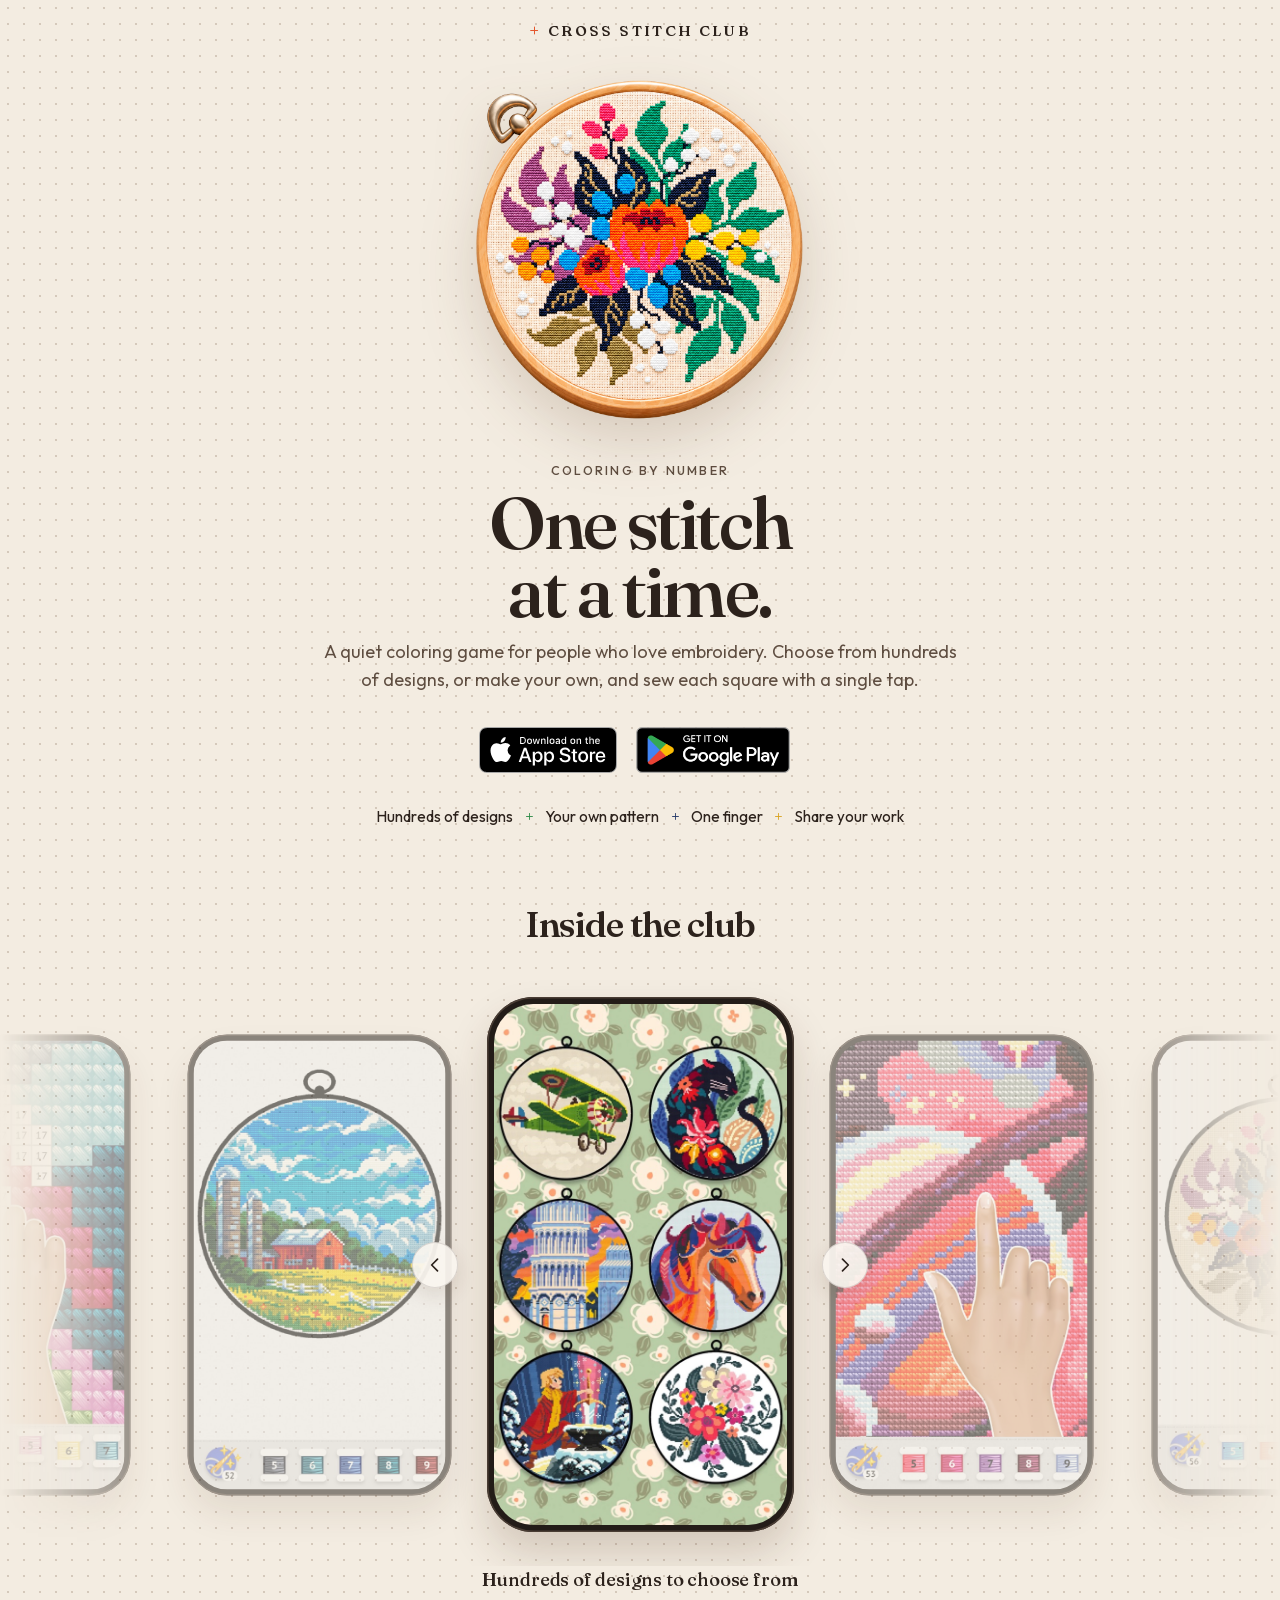
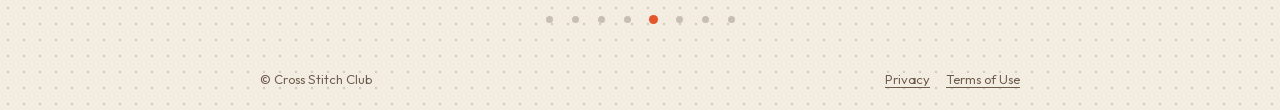
<file: index.html>
<!DOCTYPE html>
<html lang="en">
  <head>
    <meta charset="utf-8" />
    <meta name="viewport" content="width=device-width, initial-scale=1" />
    <title>Cross Stitch Club</title>
    <meta
      name="description"
      content="A calm cross-stitch coloring game. Hundreds of designs, or a pattern of your own, sewn one stitch at a time. Free on the App Store and Google Play."
    />
    <meta name="theme-color" content="#f4eee4" />
    <link rel="icon" href="assets/favicon.svg" type="image/svg+xml" />
    <link rel="stylesheet" href="assets/fonts/fonts.css" />
    <link rel="stylesheet" href="styles.css" />
    <meta property="og:title" content="Cross Stitch Club" />
    <meta
      property="og:description"
      content="Coloring by number, with the pace of real embroidery. Hundreds of designs, or a pattern of your own."
    />
    <meta property="og:image" content="https://cscgame.com/assets/hoop.png" />
    <meta property="og:url" content="https://cscgame.com/" />
    <meta property="og:type" content="website" />
    <link rel="canonical" href="https://cscgame.com/" />
    <script type="application/ld+json">
      {
        "@context": "https://schema.org",
        "@type": "SoftwareApplication",
        "name": "Cross Stitch Club",
        "applicationCategory": "GameApplication",
        "operatingSystem": "iOS, Android",
        "description": "A calm cross-stitch coloring game. Hundreds of designs, or a pattern of your own, sewn one stitch at a time.",
        "offers": {
          "@type": "Offer",
          "price": "0",
          "priceCurrency": "USD"
        }
      }
    </script>
  </head>
  <body>
    <main>
      <p class="brand">
        <span class="brand-x" aria-hidden="true">+</span>
        Cross Stitch Club
      </p>

      <figure class="hoop">
        <img
          src="assets/hoop.png"
          alt="Wooden embroidery hoop holding a floral cross-stitch: orange tulips, blue berries, green leaves, and yellow blossoms on cream cloth."
          width="655"
          height="655"
        />
      </figure>

      <p class="kicker">Coloring by number</p>
      <h1>One stitch<br />at a time.</h1>
      <p class="lead">
        A quiet coloring game for people who love embroidery. Choose from
        hundreds of designs, or make your own, and sew each square with a
        single tap.
      </p>

      <div class="stores">
        <a
          class="store apple"
          href="https://apps.apple.com/us/app/cross-stitch-club/id1443781025"
          rel="noopener"
        >
          <img src="assets/app-store.svg" alt="Download on the App Store" />
        </a>
        <a
          class="store google"
          href="https://play.google.com/store/apps/details?id=com.foxelpix.crossstitchclub&amp;hl=en"
          rel="noopener"
        >
          <img src="assets/google-play.png" alt="Get it on Google Play" />
        </a>
      </div>

      <ul class="facts">
        <li>Hundreds of designs</li>
        <li>Your own pattern</li>
        <li>One finger</li>
        <li>Share your work</li>
      </ul>
    </main>

    <section class="shots" aria-labelledby="shots-title">
      <h2 id="shots-title">Inside the club</h2>

      <div class="carousel">
        <ul class="track" tabindex="0" aria-label="App screenshots">
          <li class="slide" data-caption="Tap a square to stitch it">
            <img
              src="assets/screenshots/play-03.jpg"
              width="607"
              height="1080"
              loading="lazy"
              alt="A finger tapping stitches on a close-up of a cat in a flower crown."
            />
          </li>
          <li class="slide" data-caption="New patterns arrive regularly">
            <img
              src="assets/screenshots/play-04.jpg"
              width="607"
              height="1080"
              loading="lazy"
              alt="A finished hoop of a toucan among orange flowers."
            />
          </li>
          <li class="slide" data-caption="Follow the numbers, thread by thread">
            <img
              src="assets/screenshots/play-08.jpg"
              width="607"
              height="1080"
              loading="lazy"
              alt="A close-up of numbered squares being filled in with stitches."
            />
          </li>
          <li class="slide" data-caption="Every piece ends up in a hoop">
            <img
              src="assets/screenshots/play-02.jpg"
              width="607"
              height="1080"
              alt="A finished hoop of a red barn and silos under a blue sky."
            />
          </li>
          <li class="slide" data-caption="Hundreds of designs to choose from">
            <img
              src="assets/screenshots/play-01.jpg"
              width="607"
              height="1080"
              alt="A gallery of hoop designs: a biplane, a panther, a tower, a horse, a knight with a sword, and a bouquet."
            />
          </li>
          <li class="slide" data-caption="One finger is all it takes">
            <img
              src="assets/screenshots/play-07.jpg"
              width="607"
              height="1080"
              alt="A finger stitching a bright pink and red design."
            />
          </li>
          <li class="slide" data-caption="Calm, colorful, unhurried">
            <img
              src="assets/screenshots/play-06.jpg"
              width="607"
              height="1080"
              loading="lazy"
              alt="A finished hoop of a floral bouquet with orange flowers and blue berries."
            />
          </li>
          <li class="slide" data-caption="Zoom in on every detail">
            <img
              src="assets/screenshots/play-05.jpg"
              width="607"
              height="1080"
              loading="lazy"
              alt="A finger stitching the windows of colorful townhouses."
            />
          </li>
        </ul>

        <button class="nav prev" type="button" aria-label="Previous screenshot">
          <svg viewBox="0 0 24 24" aria-hidden="true"><path d="M15 5l-7 7 7 7" /></svg>
        </button>
        <button class="nav next" type="button" aria-label="Next screenshot">
          <svg viewBox="0 0 24 24" aria-hidden="true"><path d="M9 5l7 7-7 7" /></svg>
        </button>
      </div>

      <p class="caption" aria-live="polite"></p>
      <div class="dots" role="group" aria-label="Choose screenshot"></div>
    </section>

    <footer>
      <p>© Cross Stitch Club</p>
      <nav aria-label="Legal">
        <a href="/privacy">Privacy</a>
        <a href="/terms">Terms of Use</a>
      </nav>
    </footer>
    <script src="carousel.js" defer></script>
  </body>
</html>
</file>
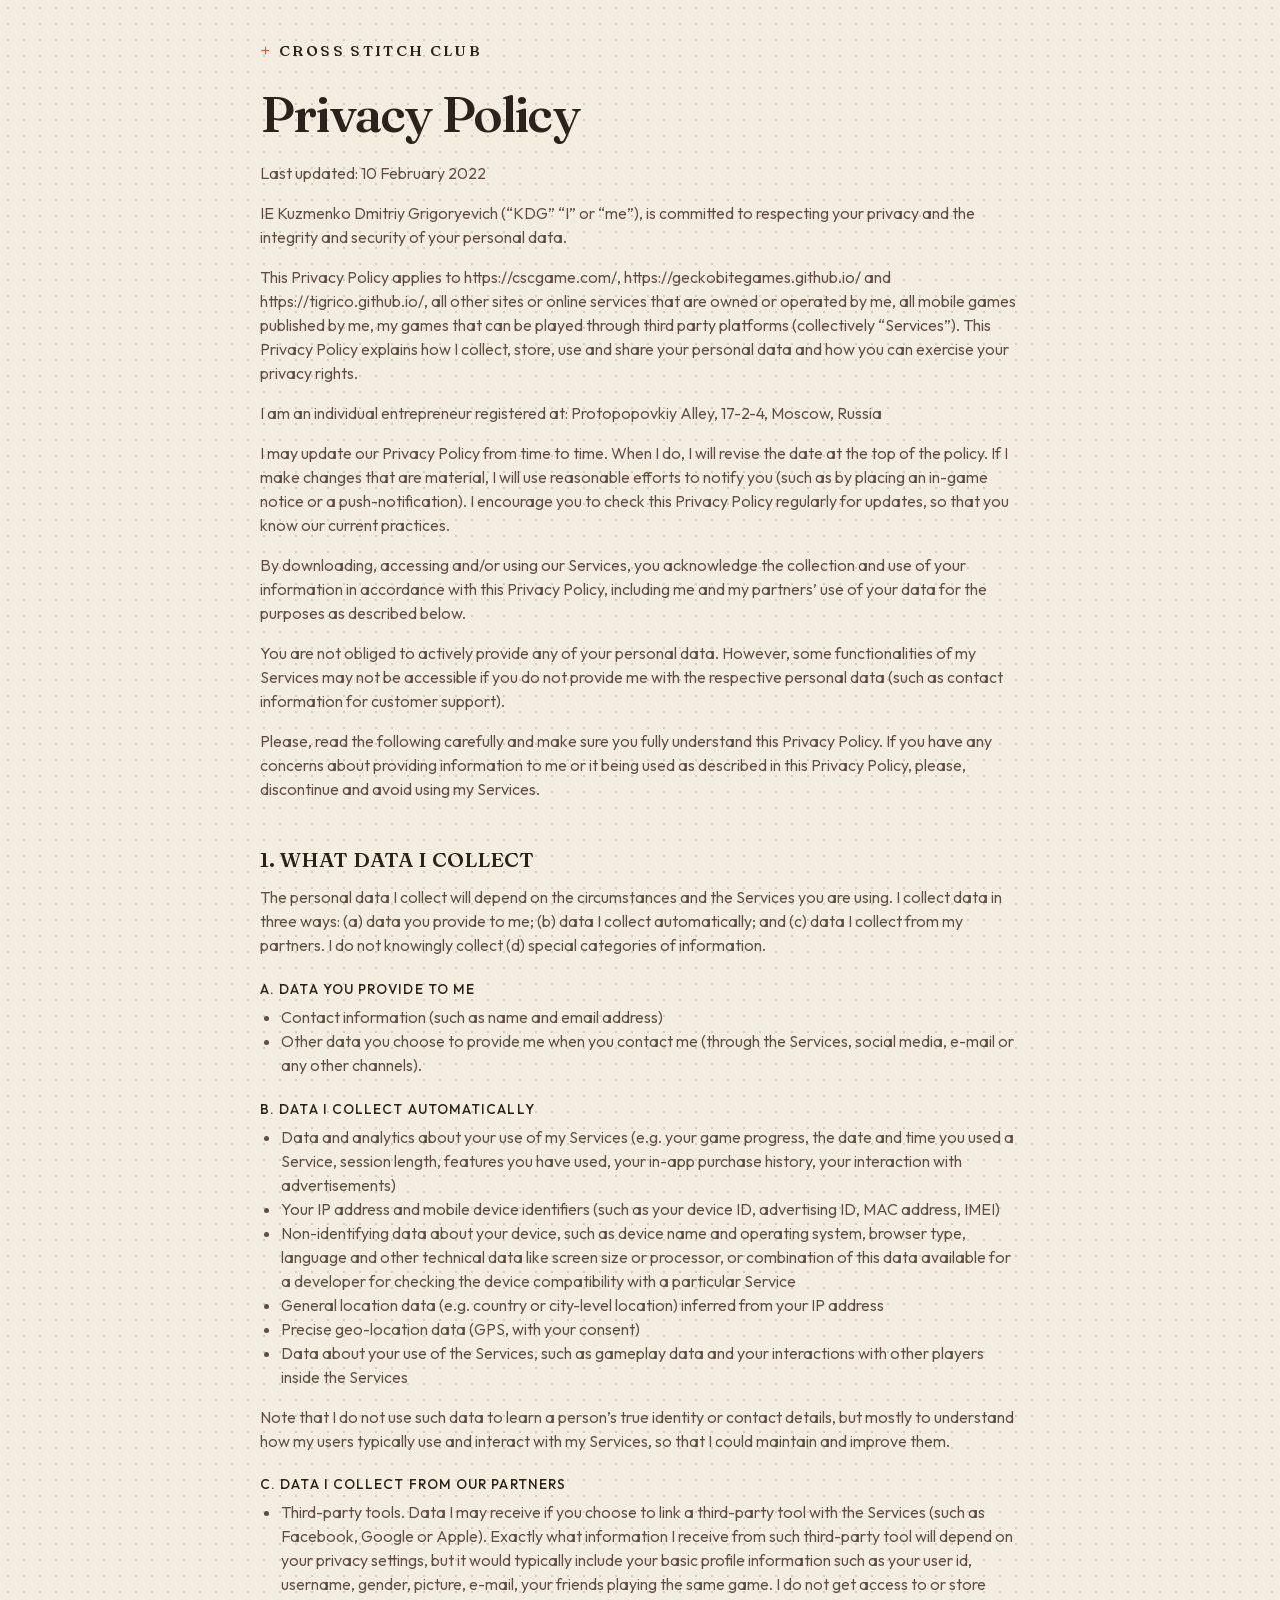
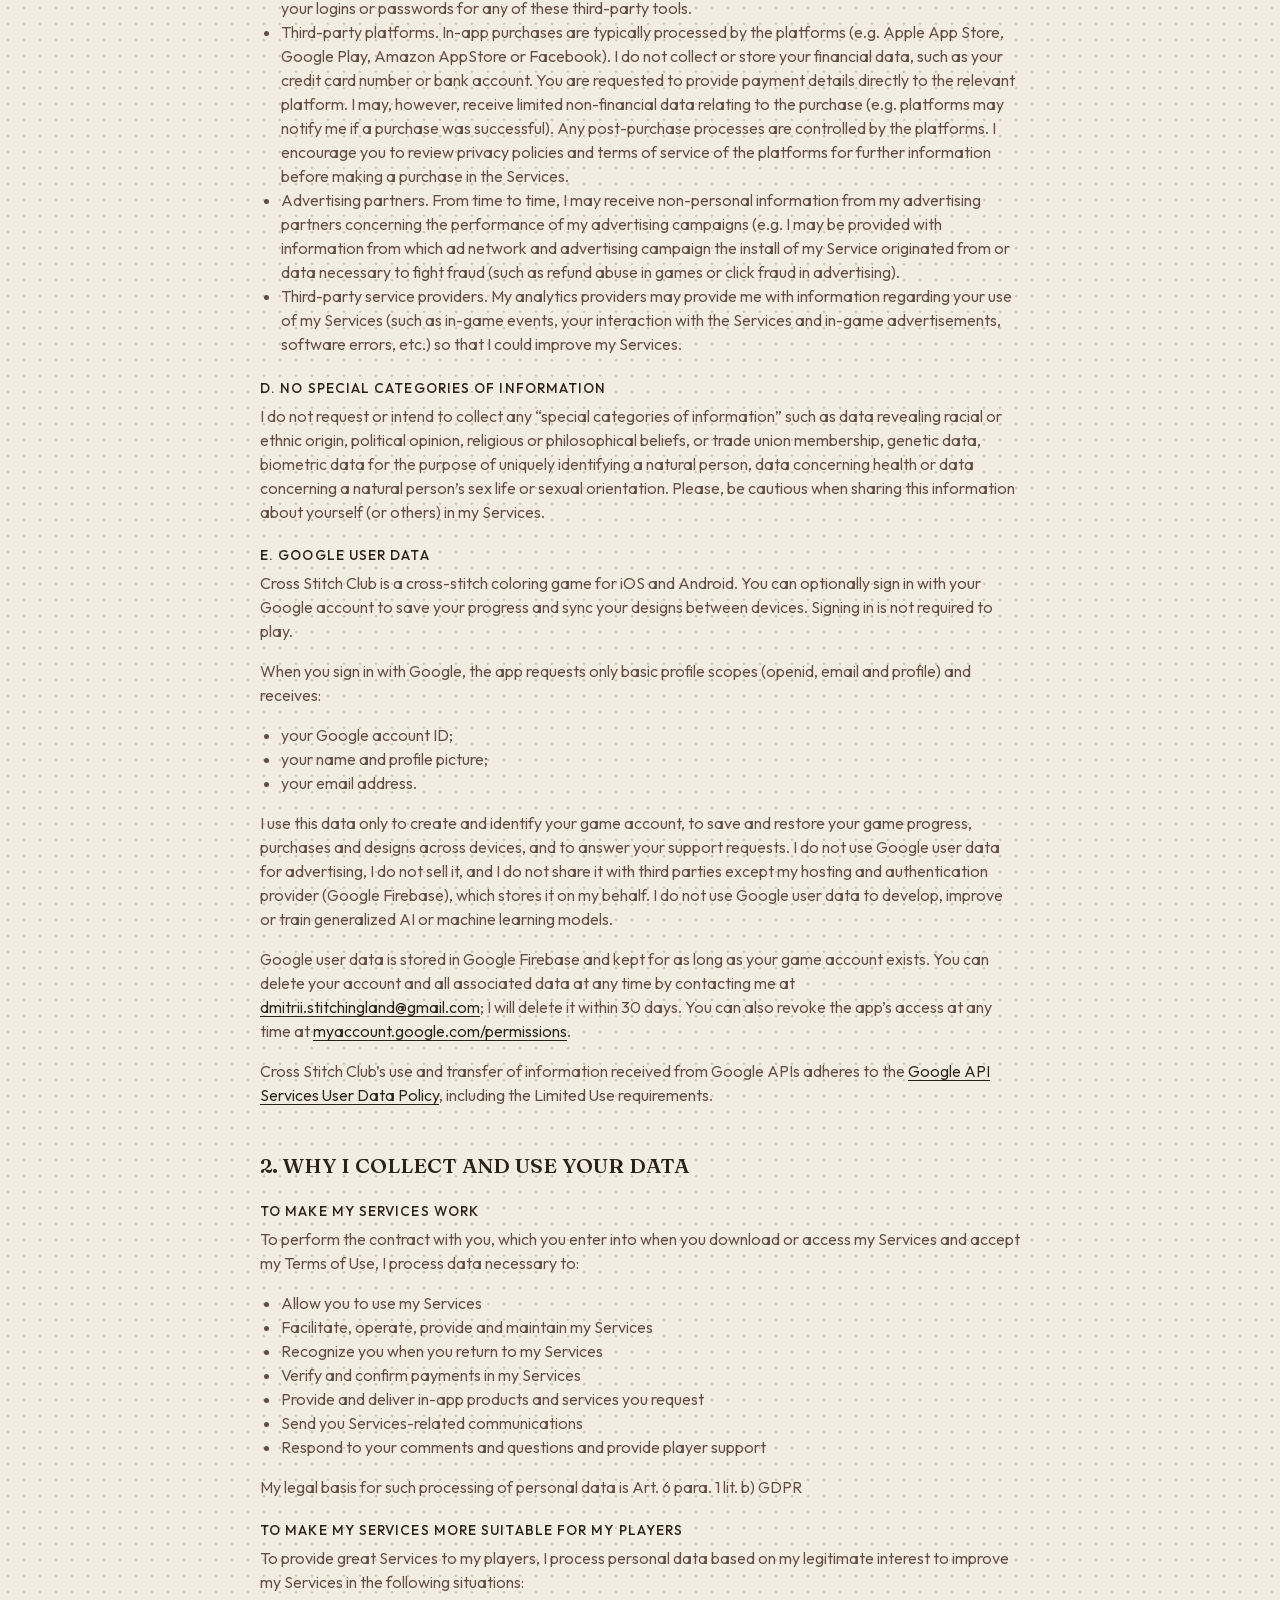
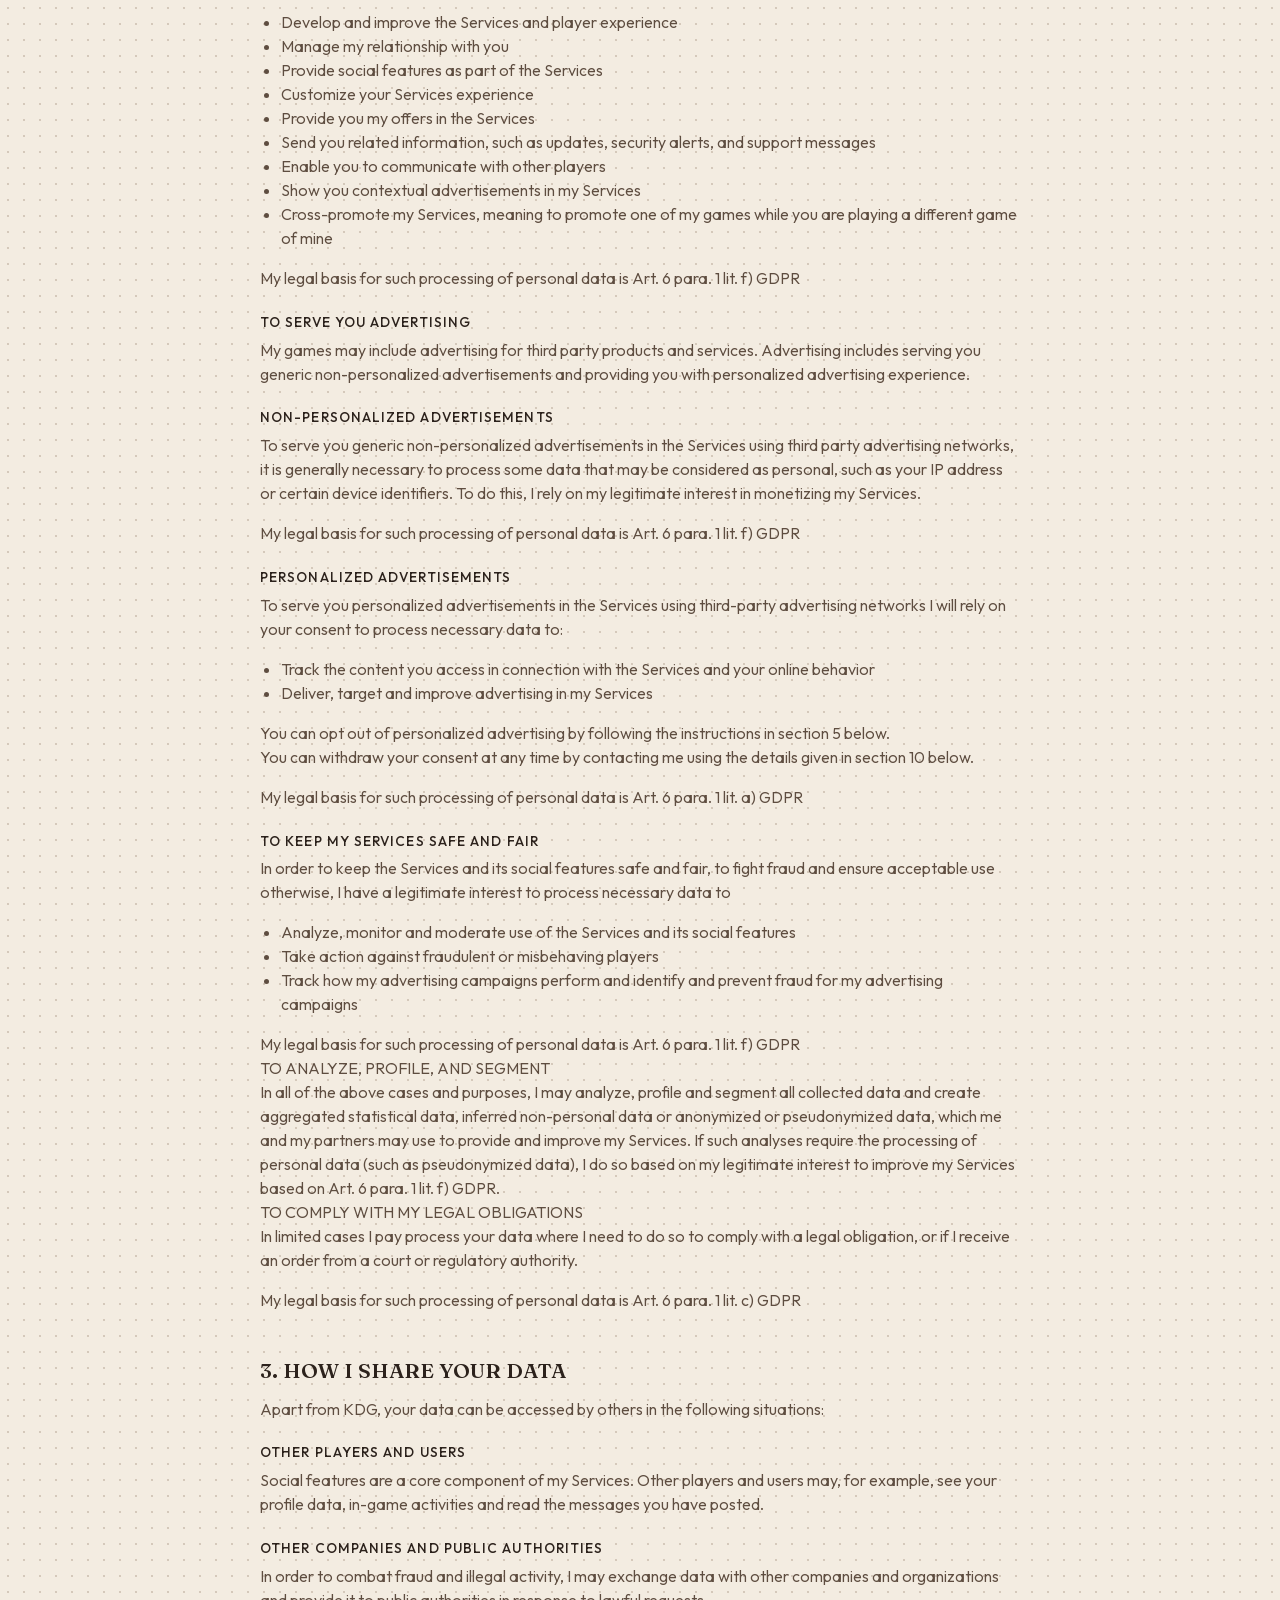
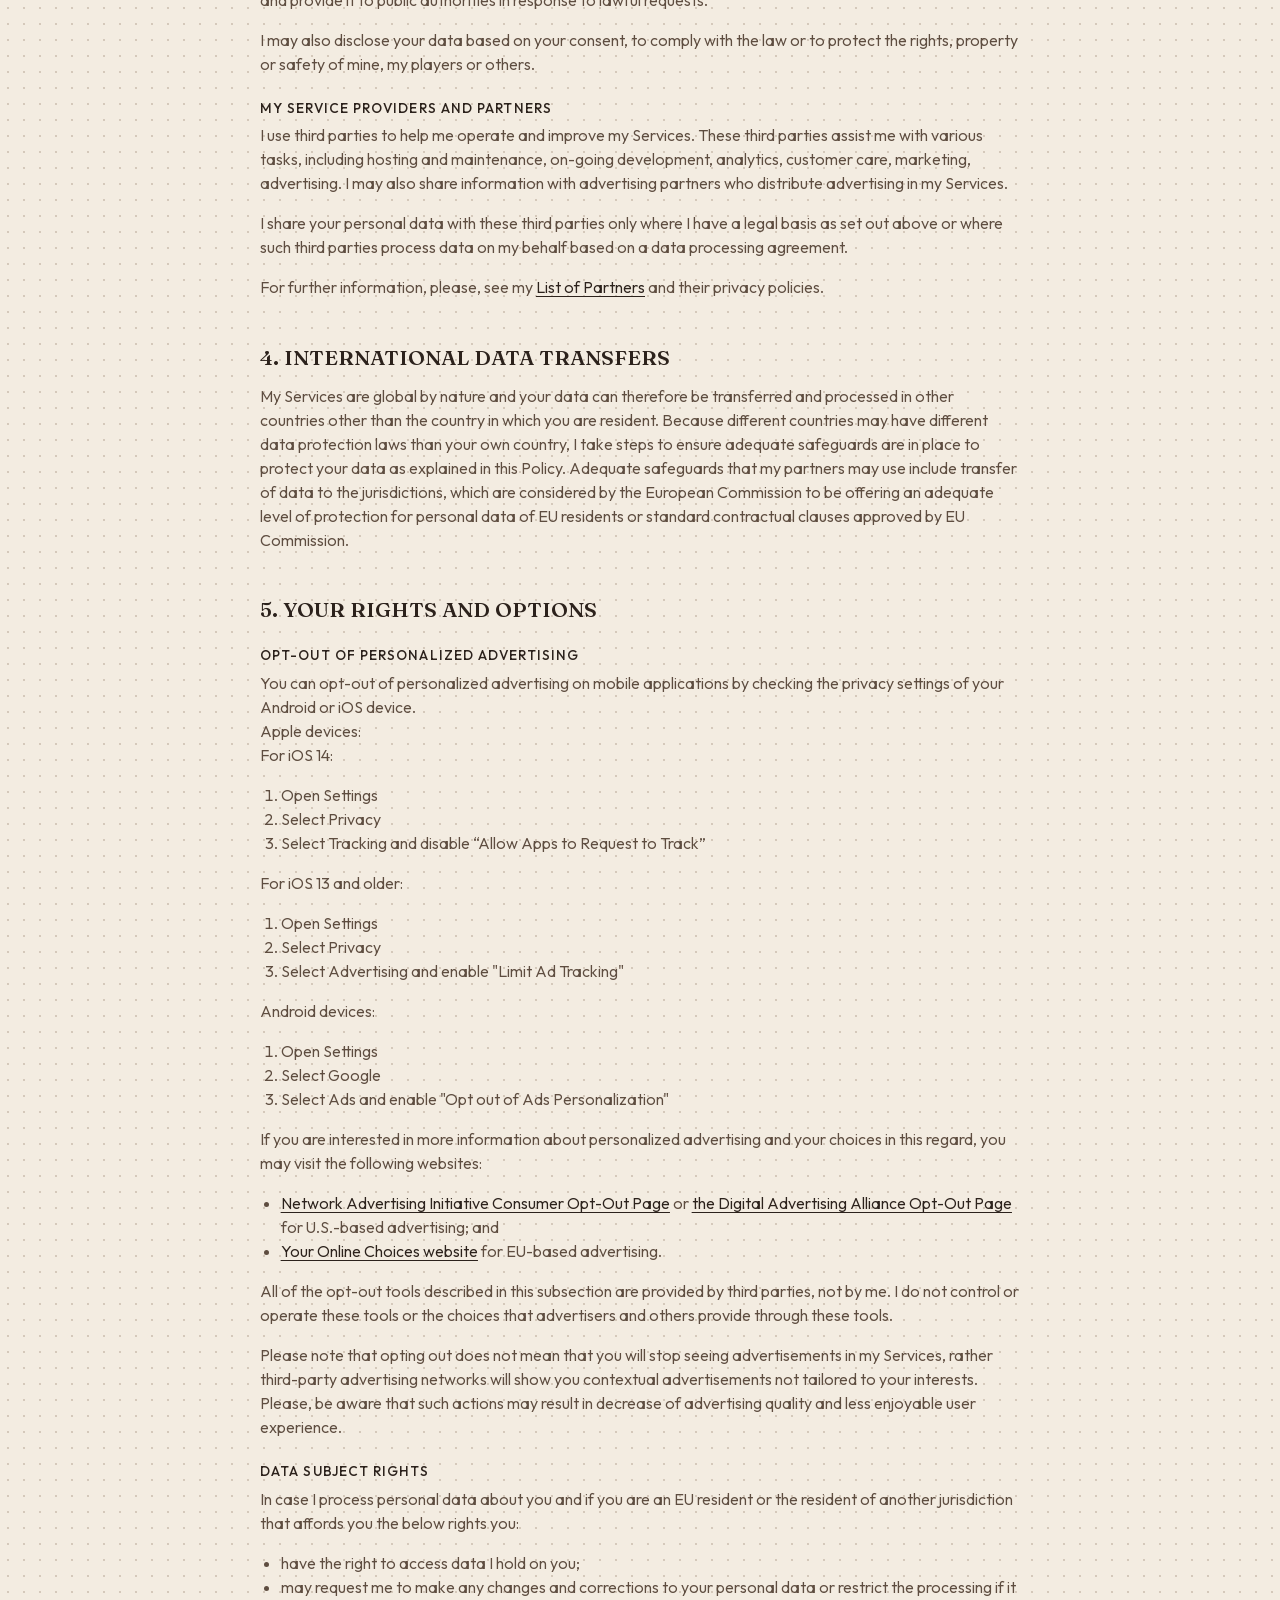
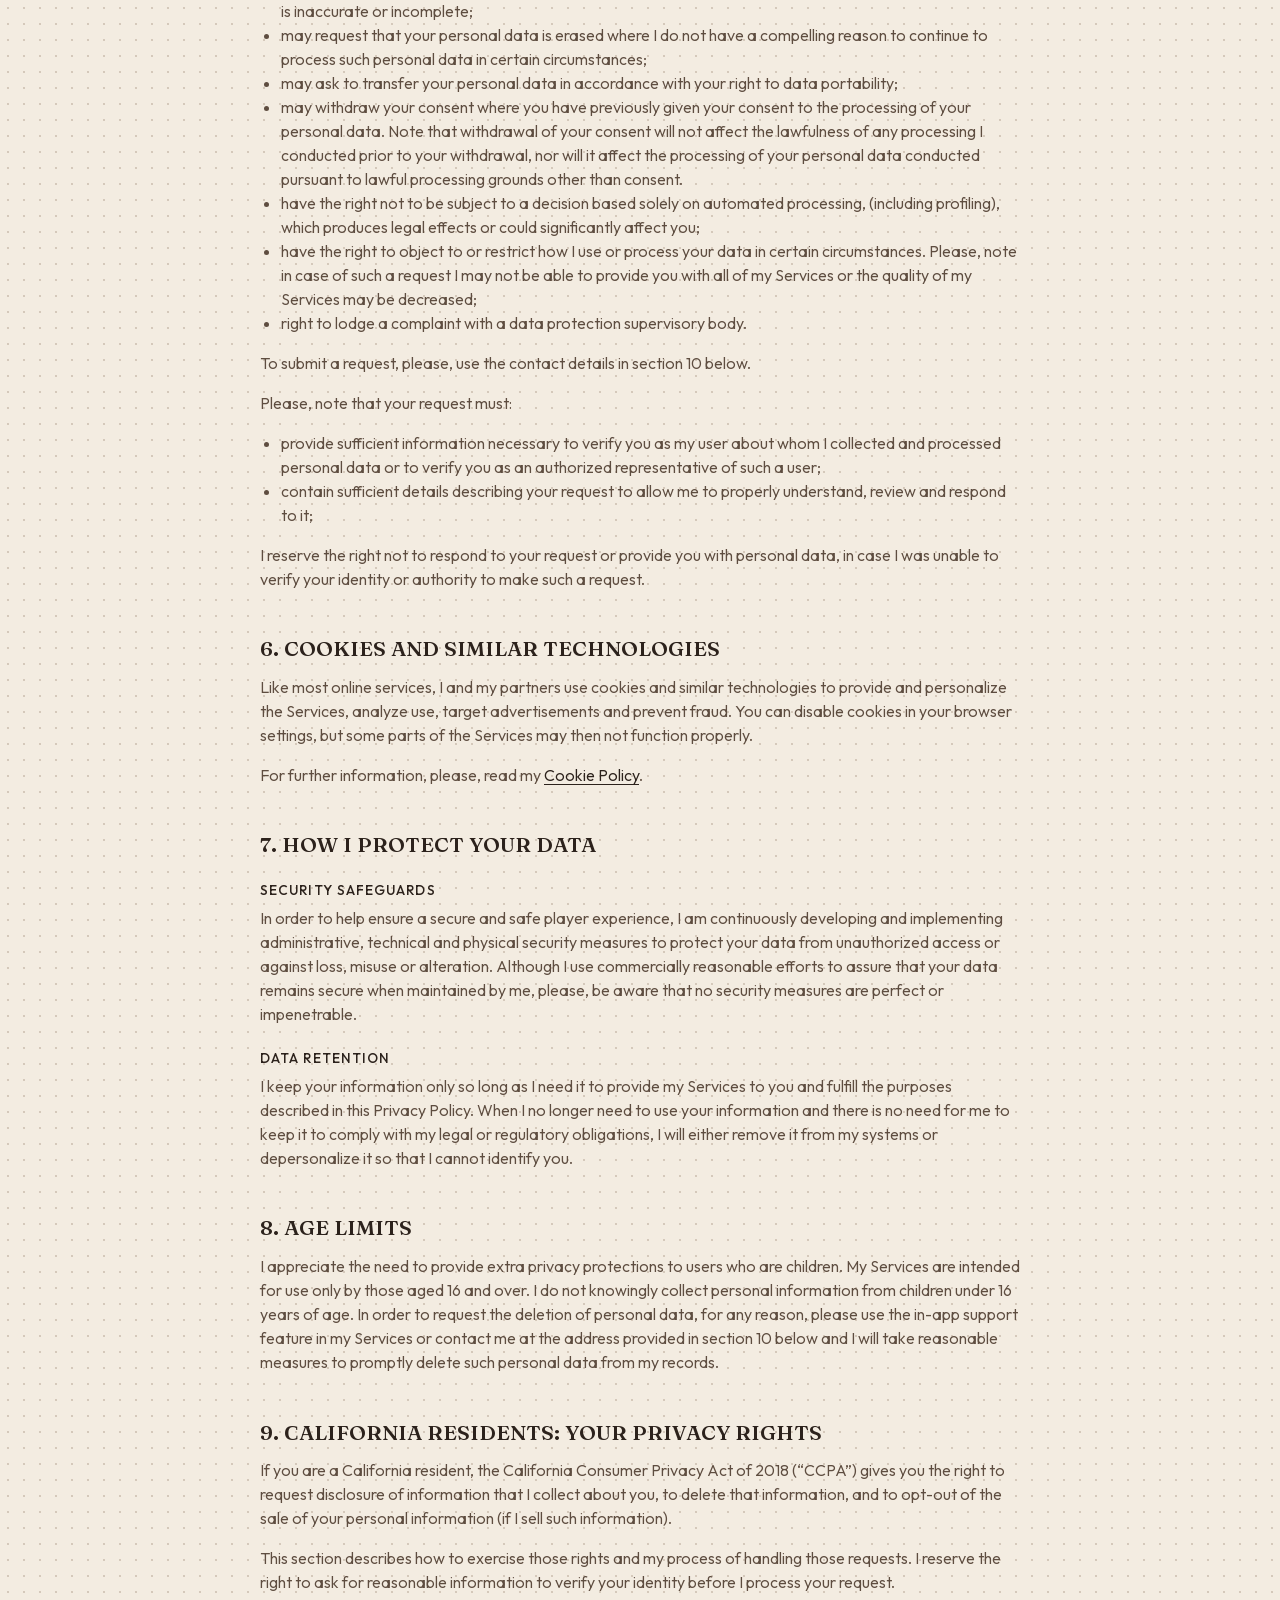
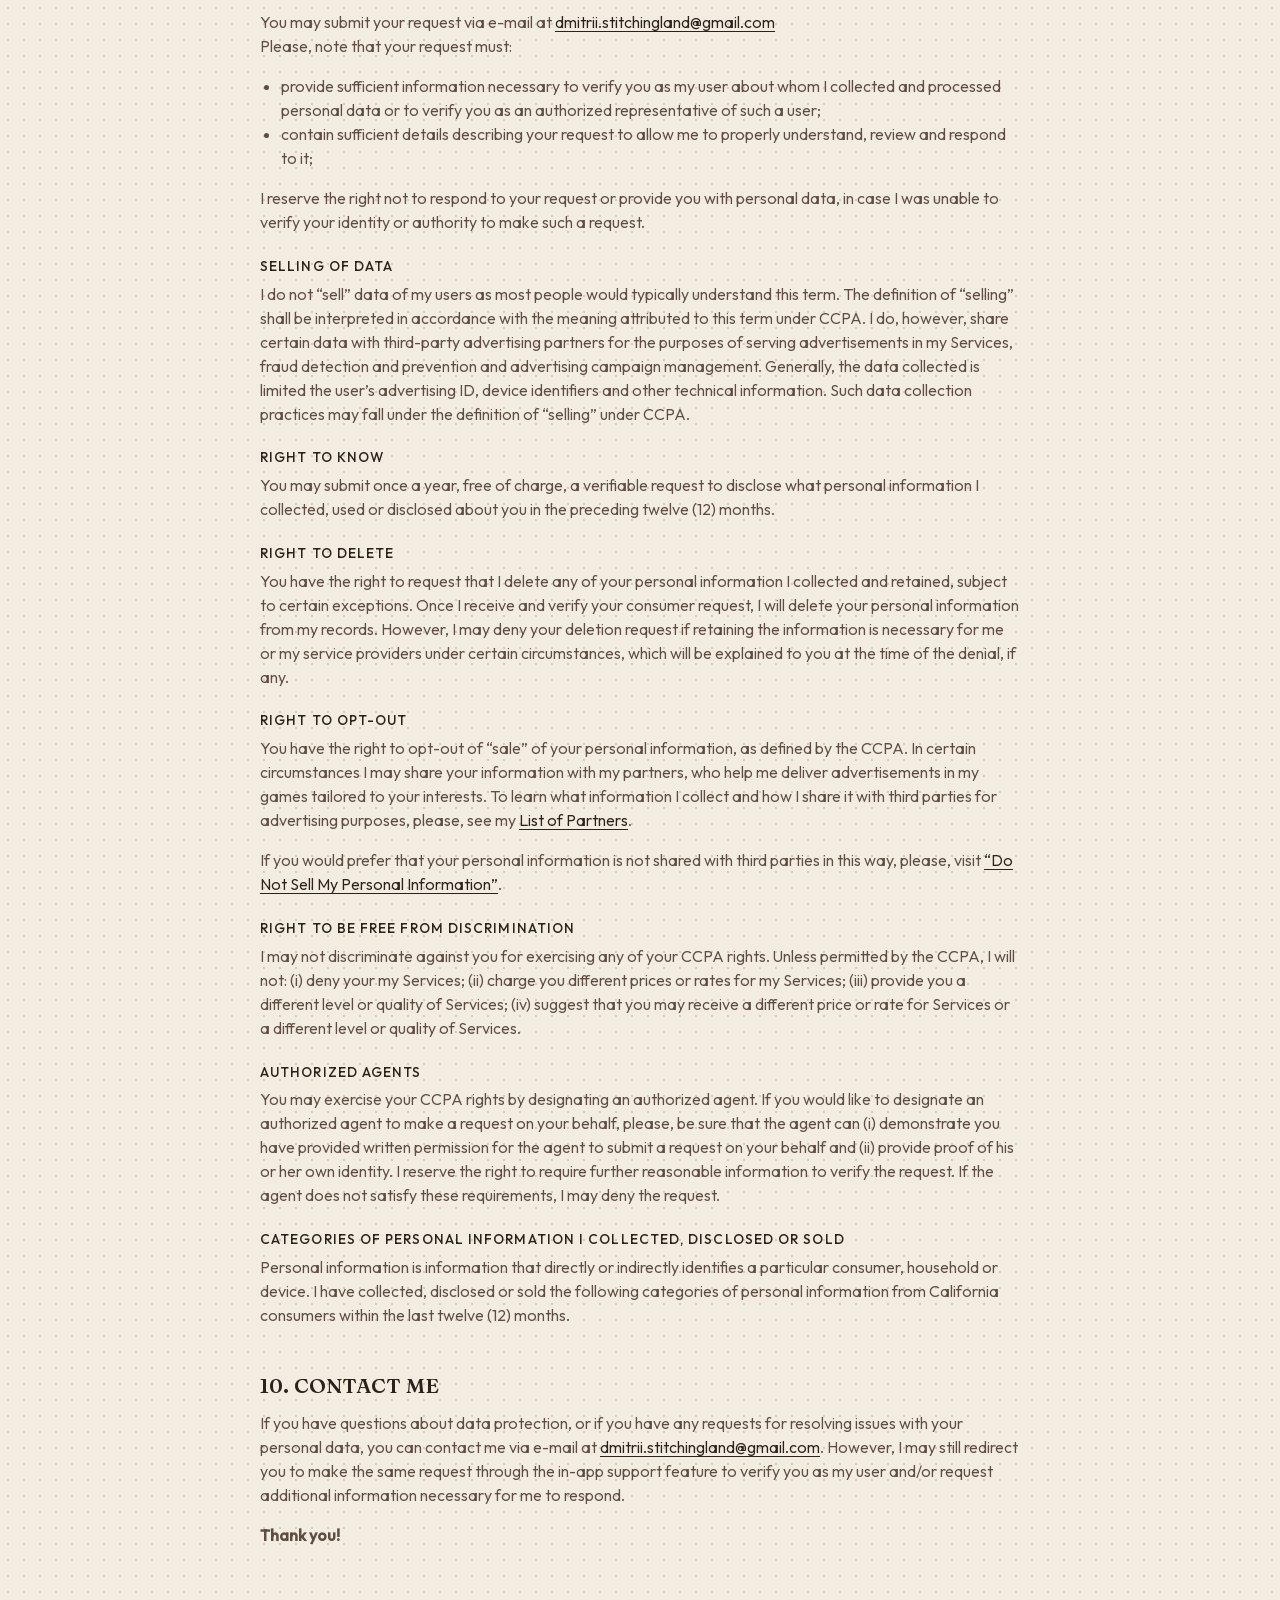
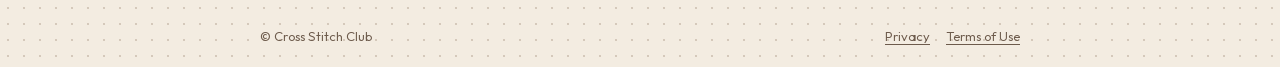
<file: privacy.html>
<!DOCTYPE html>
<html lang="en">
  <head>
    <meta charset="utf-8" />
    <meta name="viewport" content="width=device-width, initial-scale=1" />
    <title>Privacy Policy · Cross Stitch Club</title>
    <meta name="description" content="How Cross Stitch Club collects, uses and protects your personal data." />
    <meta name="theme-color" content="#f4eee4" />
    <link rel="icon" href="/assets/favicon.svg" type="image/svg+xml" />
    <link rel="stylesheet" href="/assets/fonts/fonts.css" />
    <link rel="stylesheet" href="/styles.css" />
    <link rel="canonical" href="https://cscgame.com/privacy" />
  </head>
  <body>
    <main class="legal">
      <a class="brand" href="/">
        <span class="brand-x" aria-hidden="true">+</span>
        Cross Stitch Club
      </a>
      <h1>Privacy Policy</h1>
      <p>Last updated: 10 February 2022</p>
      <p>IE Kuzmenko Dmitriy Grigoryevich (“KDG” “I” or “me”), is committed to respecting your privacy and the integrity and security of your personal data.</p>
      <p>This Privacy Policy applies to https://cscgame.com/, https://geckobitegames.github.io/ and https://tigrico.github.io/, all other sites or online services that are owned or operated by me, all mobile games published by me, my games that can be played through third party platforms (collectively “Services”). This Privacy Policy explains how I collect, store, use and share your personal data and how you can exercise your privacy rights.</p>
      <p>I am an individual entrepreneur registered at: Protopopovkiy Alley, 17-2-4, Moscow, Russia</p>
      <p>I may update our Privacy Policy from time to time. When I do, I will revise the date at the top of the policy. If I make changes that are material, I will use reasonable efforts to notify you (such as by placing an in-game notice or a push-notification). I encourage you to check this Privacy Policy regularly for updates, so that you know our current practices.</p>
      <p>By downloading, accessing and/or using our Services, you acknowledge the collection and use of your information in accordance with this Privacy Policy, including me and my partners’ use of your data for the purposes as described below.</p>
      <p>You are not obliged to actively provide any of your personal data. However, some functionalities of my Services may not be accessible if you do not provide me with the respective personal data (such as contact information for customer support).</p>
      <p>Please, read the following carefully and make sure you fully understand this Privacy Policy. If you have any concerns about providing information to me or it being used as described in this Privacy Policy, please, discontinue and avoid using my Services.</p>
      <h2>1. WHAT DATA I COLLECT</h2><p>The personal data I collect will depend on the circumstances and the Services you are using. I collect data in three ways: (a) data you provide to me; (b) data I collect automatically; and (c) data I collect from my partners. I do not knowingly collect (d) special categories of information.</p>
      <h3>A. DATA YOU PROVIDE TO ME</h3>
      <ul><li>Contact information (such as name and email address)</li><li>Other data you choose to provide me when you contact me (through the Services, social media, e-mail or any other channels).</li></ul>
      <h3>B. DATA I COLLECT AUTOMATICALLY</h3>
      <ul><li>Data and analytics about your use of my Services (e.g. your game progress, the date and time you used a Service, session length, features you have used, your in-app purchase history, your interaction with advertisements)</li><li>Your IP address and mobile device identifiers (such as your device ID, advertising ID, MAC address, IMEI)</li><li>Non-identifying data about your device, such as device name and operating system, browser type, language and other technical data like screen size or processor, or combination of this data available for a developer for checking the device compatibility with a particular Service</li><li>General location data (e.g. country or city-level location) inferred from your IP address</li><li>Precise geo-location data (GPS, with your consent)</li><li>Data about your use of the Services, such as gameplay data and your interactions with other players inside the Services</li></ul><p>Note that I do not use such data to learn a person’s true identity or contact details, but mostly to understand how my users typically use and interact with my Services, so that I could maintain and improve them.</p>
      <h3>C. DATA I COLLECT FROM OUR PARTNERS</h3>
      <ul><li>Third-party tools. Data I may receive if you choose to link a third-party tool with the Services (such as Facebook, Google or Apple). Exactly what information I receive from such third-party tool will depend on your privacy settings, but it would typically include your basic profile information such as your user id, username, gender, picture, e-mail, your friends playing the same game. I do not get access to or store your logins or passwords for any of these third-party tools.</li><li>Third-party platforms. In-app purchases are typically processed by the platforms (e.g. Apple App Store, Google Play, Amazon AppStore or Facebook). I do not collect or store your financial data, such as your credit card number or bank account. You are requested to provide payment details directly to the relevant platform. I may, however, receive limited non-financial data relating to the purchase (e.g. platforms may notify me if a purchase was successful). Any post-purchase processes are controlled by the platforms. I encourage you to review privacy policies and terms of service of the platforms for further information before making a purchase in the Services.</li><li>Advertising partners. From time to time, I may receive non-personal information from my advertising partners concerning the performance of my advertising campaigns (e.g. I may be provided with information from which ad network and advertising campaign the install of my Service originated from or data necessary to fight fraud (such as refund abuse in games or click fraud in advertising).</li><li>Third-party service providers. My analytics providers may provide me with information regarding your use of my Services (such as in-game events, your interaction with the Services and in-game advertisements, software errors, etc.) so that I could improve my Services.</li></ul>
      <h3>D. NO SPECIAL CATEGORIES OF INFORMATION</h3><p>I do not request or intend to collect any “special categories of information” such as data revealing racial or ethnic origin, political opinion, religious or philosophical beliefs, or trade union membership, genetic data, biometric data for the purpose of uniquely identifying a natural person, data concerning health or data concerning a natural person’s sex life or sexual orientation. Please, be cautious when sharing this information about yourself (or others) in my Services.</p>
      <h3>E. GOOGLE USER DATA</h3><p>Cross Stitch Club is a cross-stitch coloring game for iOS and Android. You can optionally sign in with your Google account to save your progress and sync your designs between devices. Signing in is not required to play.</p>
      <p>When you sign in with Google, the app requests only basic profile scopes (openid, email and profile) and receives:</p>
      <ul>
        <li>your Google account ID;</li>
        <li>your name and profile picture;</li>
        <li>your email address.</li>
      </ul>
      <p>I use this data only to create and identify your game account, to save and restore your game progress, purchases and designs across devices, and to answer your support requests. I do not use Google user data for advertising, I do not sell it, and I do not share it with third parties except my hosting and authentication provider (Google Firebase), which stores it on my behalf. I do not use Google user data to develop, improve or train generalized AI or machine learning models.</p>
      <p>Google user data is stored in Google Firebase and kept for as long as your game account exists. You can delete your account and all associated data at any time by contacting me at <a href="mailto:dmitrii.stitchingland@gmail.com">dmitrii.stitchingland@gmail.com</a>; I will delete it within 30 days. You can also revoke the app’s access at any time at <a href="https://myaccount.google.com/permissions" rel="noopener">myaccount.google.com/permissions</a>.</p>
      <p>Cross Stitch Club’s use and transfer of information received from Google APIs adheres to the <a href="https://developers.google.com/terms/api-services-user-data-policy" rel="noopener">Google API Services User Data Policy</a>, including the Limited Use requirements.</p>
      <h2>2. WHY I COLLECT AND USE YOUR DATA</h2>
      <h3>TO MAKE MY SERVICES WORK</h3><p>To perform the contract with you, which you enter into when you download or access my Services and accept my Terms of Use, I process data necessary to:</p>
      <ul><li>Allow you to use my Services</li><li>Facilitate, operate, provide and maintain my Services</li><li>Recognize you when you return to my Services</li><li>Verify and confirm payments in my Services</li><li>Provide and deliver in-app products and services you request</li><li>Send you Services-related communications</li><li>Respond to your comments and questions and provide player support</li></ul><p>My legal basis for such processing of personal data is Art. 6 para. 1 lit. b) GDPR</p>
      <h3>TO MAKE MY SERVICES MORE SUITABLE FOR MY PLAYERS</h3><p>To provide great Services to my players, I process personal data based on my legitimate interest to improve my Services in the following situations:</p>
      <ul><li>Develop and improve the Services and player experience</li><li>Manage my relationship with you</li><li>Provide social features as part of the Services</li><li>Customize your Services experience</li><li>Provide you my offers in the Services</li><li>Send you related information, such as updates, security alerts, and support messages</li><li>Enable you to communicate with other players</li><li>Show you contextual advertisements in my Services</li><li>Cross-promote my Services, meaning to promote one of my games while you are playing a different game of mine</li></ul><p>My legal basis for such processing of personal data is Art. 6 para. 1 lit. f) GDPR</p>
      <h3>TO SERVE YOU ADVERTISING</h3><p>My games may include advertising for third party products and services. Advertising includes serving you generic non-personalized advertisements and providing you with personalized advertising experience.</p>
      <h3>NON-PERSONALIZED ADVERTISEMENTS</h3><p>To serve you generic non-personalized advertisements in the Services using third party advertising networks, it is generally necessary to process some data that may be considered as personal, such as your IP address or certain device identifiers. To do this, I rely on my legitimate interest in monetizing my Services.</p>
      <p>My legal basis for such processing of personal data is Art. 6 para. 1 lit. f) GDPR</p>
      <h3>PERSONALIZED ADVERTISEMENTS</h3><p>To serve you personalized advertisements in the Services using third-party advertising networks I will rely on your consent to process necessary data to:</p>
      <ul><li>Track the content you access in connection with the Services and your online behavior</li><li>Deliver, target and improve advertising in my Services</li></ul><p>You can opt out of personalized advertising by following the instructions in section 5 below.<br />You can withdraw your consent at any time by contacting me using the details given in section 10 below.</p>
      <p>My legal basis for such processing of personal data is Art. 6 para. 1 lit. a) GDPR</p>
      <h3>TO KEEP MY SERVICES SAFE AND FAIR</h3><p>In order to keep the Services and its social features safe and fair, to fight fraud and ensure acceptable use otherwise, I have a legitimate interest to process necessary data to</p>
      <ul><li>Analyze, monitor and moderate use of the Services and its social features</li><li>Take action against fraudulent or misbehaving players</li><li>Track how my advertising campaigns perform and identify and prevent fraud for my advertising campaigns</li></ul><p>My legal basis for such processing of personal data is Art. 6 para. 1 lit. f) GDPR<br />TO ANALYZE, PROFILE, AND SEGMENT<br />In all of the above cases and purposes, I may analyze, profile and segment all collected data and create aggregated statistical data, inferred non-personal data or anonymized or pseudonymized data, which me and my partners may use to provide and improve my Services. If such analyses require the processing of personal data (such as pseudonymized data), I do so based on my legitimate interest to improve my Services based on Art. 6 para. 1 lit. f) GDPR.<br />TO COMPLY WITH MY LEGAL OBLIGATIONS<br />In limited cases I pay process your data where I need to do so to comply with a legal obligation, or if I receive an order from a court or regulatory authority.</p>
      <p>My legal basis for such processing of personal data is Art. 6 para. 1 lit. c) GDPR</p>
      <h2>3. HOW I SHARE YOUR DATA</h2><p>Apart from KDG, your data can be accessed by others in the following situations:</p>
      <h3>OTHER PLAYERS AND USERS</h3><p>Social features are a core component of my Services. Other players and users may, for example, see your profile data, in-game activities and read the messages you have posted.</p>
      <h3>OTHER COMPANIES AND PUBLIC AUTHORITIES</h3><p>In order to combat fraud and illegal activity, I may exchange data with other companies and organizations and provide it to public authorities in response to lawful requests.</p>
      <p>I may also disclose your data based on your consent, to comply with the law or to protect the rights, property or safety of mine, my players or others.<br /><strong></strong></p>
      <h3>MY SERVICE PROVIDERS AND PARTNERS</h3><p>I use third parties to help me operate and improve my Services. These third parties assist me with various tasks, including hosting and maintenance, on-going development, analytics, customer care, marketing, advertising. I may also share information with advertising partners who distribute advertising in my Services.</p>
      <p>I share your personal data with these third parties only where I have a legal basis as set out above or where such third parties process data on my behalf based on a data processing agreement.</p>
      <p>For further information, please, see my <a href="https://tigrico.tilda.ws/partners" rel="noopener noreferrer" rel="noopener"><u>List of Partners</u></a> and their privacy policies.</p>
      <h2>4. INTERNATIONAL DATA TRANSFERS</h2><p>My Services are global by nature and your data can therefore be transferred and processed in other countries other than the country in which you are resident. Because different countries may have different data protection laws than your own country, I take steps to ensure adequate safeguards are in place to protect your data as explained in this Policy. Adequate safeguards that my partners may use include transfer of data to the jurisdictions, which are considered by the European Commission to be offering an adequate level of protection for personal data of EU residents or standard contractual clauses approved by EU Commission.</p>
      <h2>5. YOUR RIGHTS AND OPTIONS</h2>
      <h3>OPT-OUT OF PERSONALIZED ADVERTISING</h3><p>You can opt-out of personalized advertising on mobile applications by checking the privacy settings of your Android or iOS device.<br />Apple devices:<br />For iOS 14:</p>
      <ol><li>Open Settings</li><li>Select Privacy</li><li>Select Tracking and disable “Allow Apps to Request to Track”</li></ol><p>For iOS 13 and older:</p>
      <ol><li>Open Settings</li><li>Select Privacy</li><li>Select Advertising and enable "Limit Ad Tracking"</li></ol><p>Android devices:</p>
      <ol><li>Open Settings</li><li>Select Google</li><li>Select Ads and enable "Opt out of Ads Personalization"</li></ol><p>If you are interested in more information about personalized advertising and your choices in this regard, you may visit the following websites:</p>
      <ul><li><a href="http://optout.networkadvertising.org/" rel="noopener noreferrer" rel="noopener"><u>Network Advertising Initiative Consumer Opt-Out Page</u></a> or <a href="https://optout.aboutads.info/" rel="noopener noreferrer" rel="noopener"><u>the Digital Advertising Alliance Opt-Out Page</u></a> for U.S.-based advertising; and</li><li><a href="https://www.youronlinechoices.com/uk/your-ad-choices" rel="noopener noreferrer" rel="noopener"><u>Your Online Choices website</u></a> for EU-based advertising.</li></ul><p>All of the opt-out tools described in this subsection are provided by third parties, not by me. I do not control or operate these tools or the choices that advertisers and others provide through these tools.</p>
      <p>Please note that opting out does not mean that you will stop seeing advertisements in my Services, rather third-party advertising networks will show you contextual advertisements not tailored to your interests. Please, be aware that such actions may result in decrease of advertising quality and less enjoyable user experience.</p>
      <h3>DATA SUBJECT RIGHTS</h3><p>In case I process personal data about you and if you are an EU resident or the resident of another jurisdiction that affords you the below rights you:</p>
      <ul><li>have the right to access data I hold on you;</li><li>may request me to make any changes and corrections to your personal data or restrict the processing if it is inaccurate or incomplete;</li><li>may request that your personal data is erased where I do not have a compelling reason to continue to process such personal data in certain circumstances;</li><li>may ask to transfer your personal data in accordance with your right to data portability;</li><li>may withdraw your consent where you have previously given your consent to the processing of your personal data. Note that withdrawal of your consent will not affect the lawfulness of any processing I conducted prior to your withdrawal, nor will it affect the processing of your personal data conducted pursuant to lawful processing grounds other than consent.</li><li>have the right not to be subject to a decision based solely on automated processing, (including profiling), which produces legal effects or could significantly affect you;</li><li>have the right to object to or restrict how I use or process your data in certain circumstances. Please, note in case of such a request I may not be able to provide you with all of my Services or the quality of my Services may be decreased;</li><li>right to lodge a complaint with a data protection supervisory body.</li></ul><p>To submit a request, please, use the contact details in section 10 below.</p>
      <p>Please, note that your request must:</p>
      <ul><li>provide sufficient information necessary to verify you as my user about whom I collected and processed personal data or to verify you as an authorized representative of such a user;</li><li>contain sufficient details describing your request to allow me to properly understand, review and respond to it;</li></ul><p>I reserve the right not to respond to your request or provide you with personal data, in case I was unable to verify your identity or authority to make such a request.</p>
      <h2>6. COOKIES AND SIMILAR TECHNOLOGIES</h2><p>Like most online services, I and my partners use cookies and similar technologies to provide and personalize the Services, analyze use, target advertisements and prevent fraud. You can disable cookies in your browser settings, but some parts of the Services may then not function properly.</p>
      <p>For further information, please, read my <a href="https://tigrico.tilda.ws/cookies" rel="noopener noreferrer" rel="noopener"><u>Cookie Policy</u></a>.</p>
      <h2>7. HOW I PROTECT YOUR DATA</h2>
      <h3>SECURITY SAFEGUARDS</h3><p>In order to help ensure a secure and safe player experience, I am continuously developing and implementing administrative, technical and physical security measures to protect your data from unauthorized access or against loss, misuse or alteration. Although I use commercially reasonable efforts to assure that your data remains secure when maintained by me, please, be aware that no security measures are perfect or impenetrable.<br /><strong></strong></p>
      <h3>DATA RETENTION</h3><p>I keep your information only so long as I need it to provide my Services to you and fulfill the purposes described in this Privacy Policy. When I no longer need to use your information and there is no need for me to keep it to comply with my legal or regulatory obligations, I will either remove it from my systems or depersonalize it so that I cannot identify you.</p>
      <h2>8. AGE LIMITS</h2><p>I appreciate the need to provide extra privacy protections to users who are children. My Services are intended for use only by those aged 16 and over. I do not knowingly collect personal information from children under 16 years of age. In order to request the deletion of personal data, for any reason, please use the in-app support feature in my Services or contact me at the address provided in section 10 below and I will take reasonable measures to promptly delete such personal data from my records.</p>
      <h2>9. СALIFORNIA RESIDENTS: YOUR PRIVACY RIGHTS</h2><p>If you are a California resident, the California Consumer Privacy Act of 2018 (“CCPA”) gives you the right to request disclosure of information that I collect about you, to delete that information, and to opt-out of the sale of your personal information (if I sell such information).</p>
      <p>This section describes how to exercise those rights and my process of handling those requests. I reserve the right to ask for reasonable information to verify your identity before I process your request.</p>
      <p>You may submit your request via e-mail at <a href="mailto:dmitrii.stitchingland@gmail.com">dmitrii.stitchingland@gmail.com</a><br />Please, note that your request must:</p>
      <ul><li>provide sufficient information necessary to verify you as my user about whom I collected and processed personal data or to verify you as an authorized representative of such a user;</li><li>contain sufficient details describing your request to allow me to properly understand, review and respond to it;</li></ul><p>I reserve the right not to respond to your request or provide you with personal data, in case I was unable to verify your identity or authority to make such a request.</p>
      <h3>SELLING OF DATA</h3><p>I do not “sell” data of my users as most people would typically understand this term. The definition of “selling” shall be interpreted in accordance with the meaning attributed to this term under CCPA. I do, however, share certain data with third-party advertising partners for the purposes of serving advertisements in my Services, fraud detection and prevention and advertising campaign management. Generally, the data collected is limited the user’s advertising ID, device identifiers and other technical information. Such data collection practices may fall under the definition of “selling” under CCPA.</p>
      <h3>RIGHT TO KNOW</h3><p>You may submit once a year, free of charge, a verifiable request to disclose what personal information I collected, used or disclosed about you in the preceding twelve (12) months.</p>
      <h3>RIGHT TO DELETE</h3><p>You have the right to request that I delete any of your personal information I collected and retained, subject to certain exceptions. Once I receive and verify your consumer request, I will delete your personal information from my records. However, I may deny your deletion request if retaining the information is necessary for me or my service providers under certain circumstances, which will be explained to you at the time of the denial, if any.</p>
      <h3>RIGHT TO OPT-OUT</h3><p>You have the right to opt-out of “sale” of your personal information, as defined by the CCPA. In certain circumstances I may share your information with my partners, who help me deliver advertisements in my games tailored to your interests. To learn what information I collect and how I share it with third parties for advertising purposes, please, see my <a href="https://tigrico.tilda.ws/partners" rel="noopener noreferrer" rel="noopener"><u>List of Partners</u></a>.</p>
      <p>If you would prefer that your personal information is not shared with third parties in this way, please, visit <a href="https://tigrico.tilda.ws/donotsell" rel="noopener noreferrer" rel="noopener"><u>“Do Not Sell My Personal Information”</u></a>.</p>
      <h3>RIGHT TO BE FREE FROM DISCRIMINATION</h3><p>I may not discriminate against you for exercising any of your CCPA rights. Unless permitted by the CCPA, I will not: (i) deny your my Services; (ii) charge you different prices or rates for my Services; (iii) provide you a different level or quality of Services; (iv) suggest that you may receive a different price or rate for Services or a different level or quality of Services.</p>
      <h3>AUTHORIZED AGENTS</h3><p>You may exercise your CCPA rights by designating an authorized agent. If you would like to designate an authorized agent to make a request on your behalf, please, be sure that the agent can (i) demonstrate you have provided written permission for the agent to submit a request on your behalf and (ii) provide proof of his or her own identity. I reserve the right to require further reasonable information to verify the request. If the agent does not satisfy these requirements, I may deny the request.</p>
      <h3>CATEGORIES OF PERSONAL INFORMATION I COLLECTED, DISCLOSED OR SOLD</h3><p>Personal information is information that directly or indirectly identifies a particular consumer, household or device. I have collected, disclosed or sold the following categories of personal information from California consumers within the last twelve (12) months.</p>
      <h2>10. CONTACT ME</h2><p>If you have questions about data protection, or if you have any requests for resolving issues with your personal data, you can contact me via e-mail at <a href="mailto:dmitrii.stitchingland@gmail.com">dmitrii.stitchingland@gmail.com</a>. However, I may still redirect you to make the same request through the in-app support feature to verify you as my user and/or request additional information necessary for me to respond.</p>
      <p><strong>Thank you!</strong></p>
    </main>

    <footer>
      <p>© Cross Stitch Club</p>
      <nav aria-label="Legal">
        <a href="/privacy">Privacy</a>
        <a href="/terms">Terms of Use</a>
      </nav>
    </footer>
  </body>
</html>
</file>
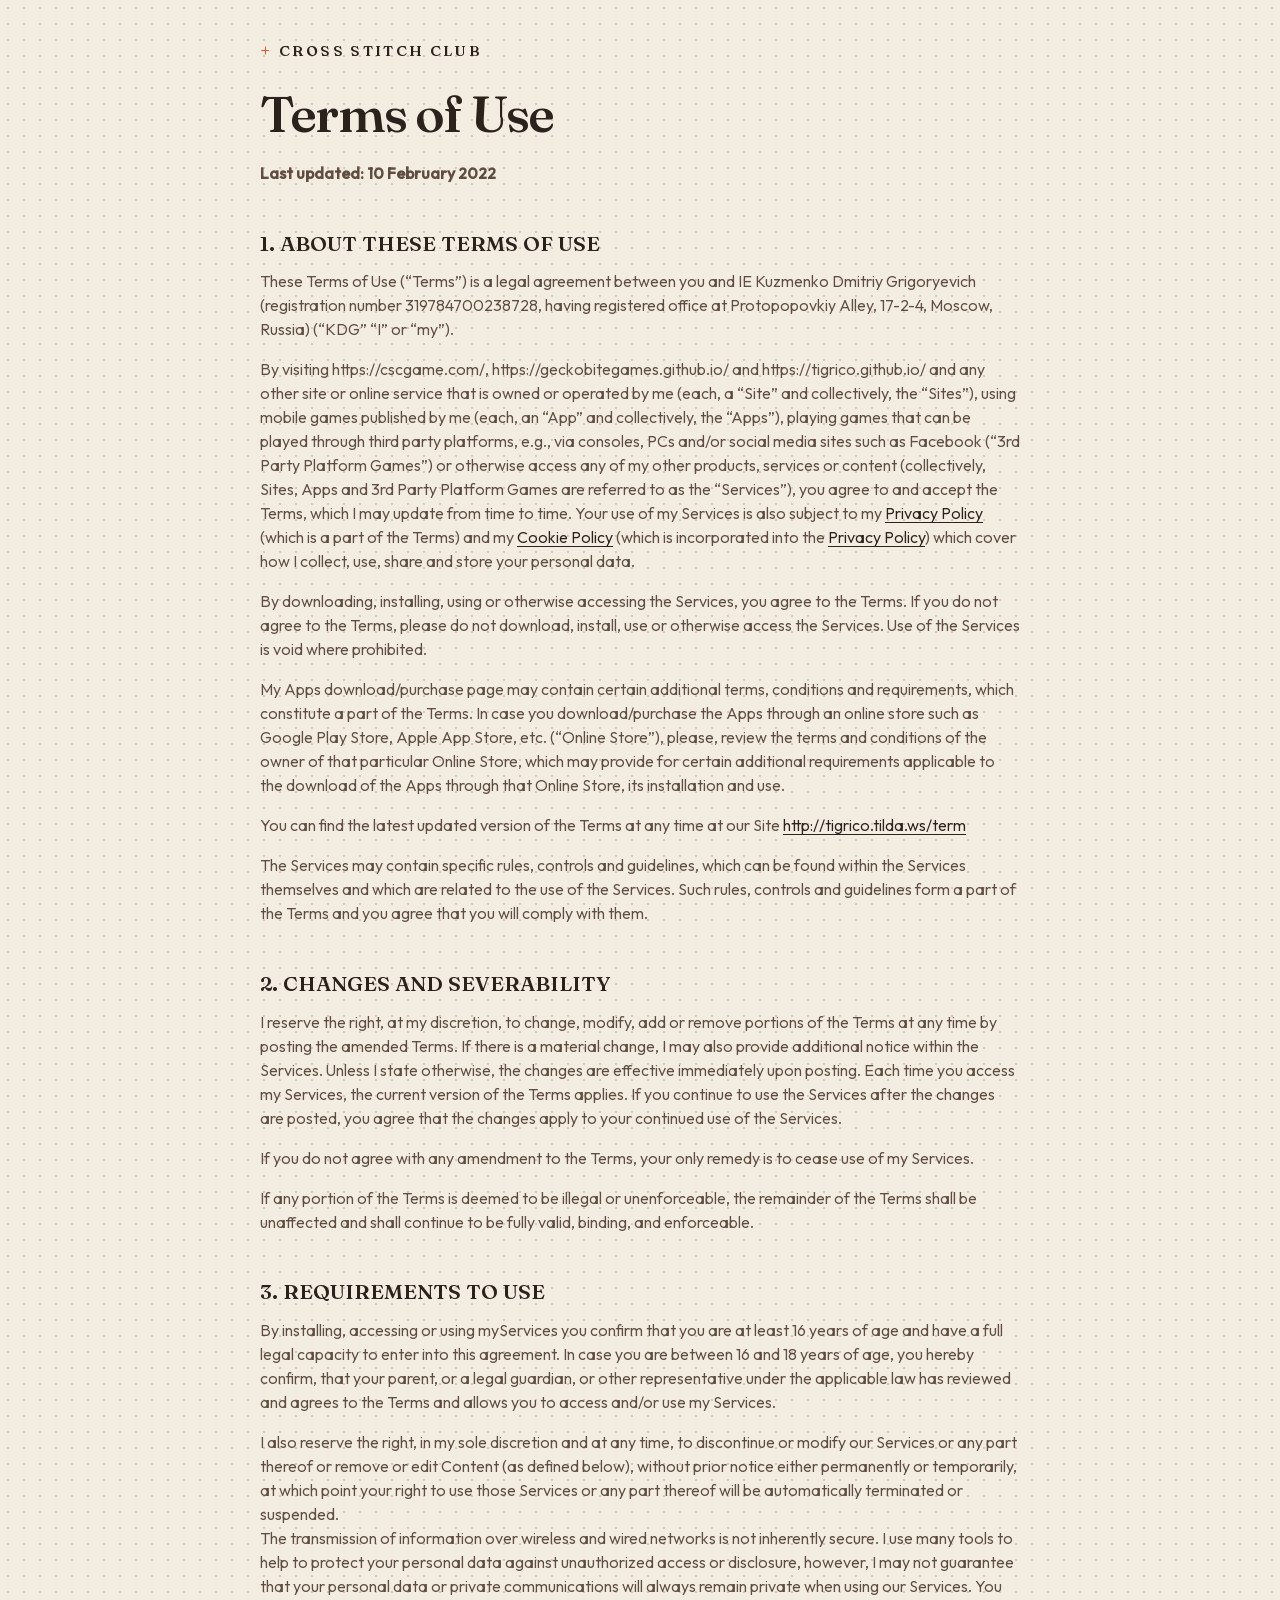
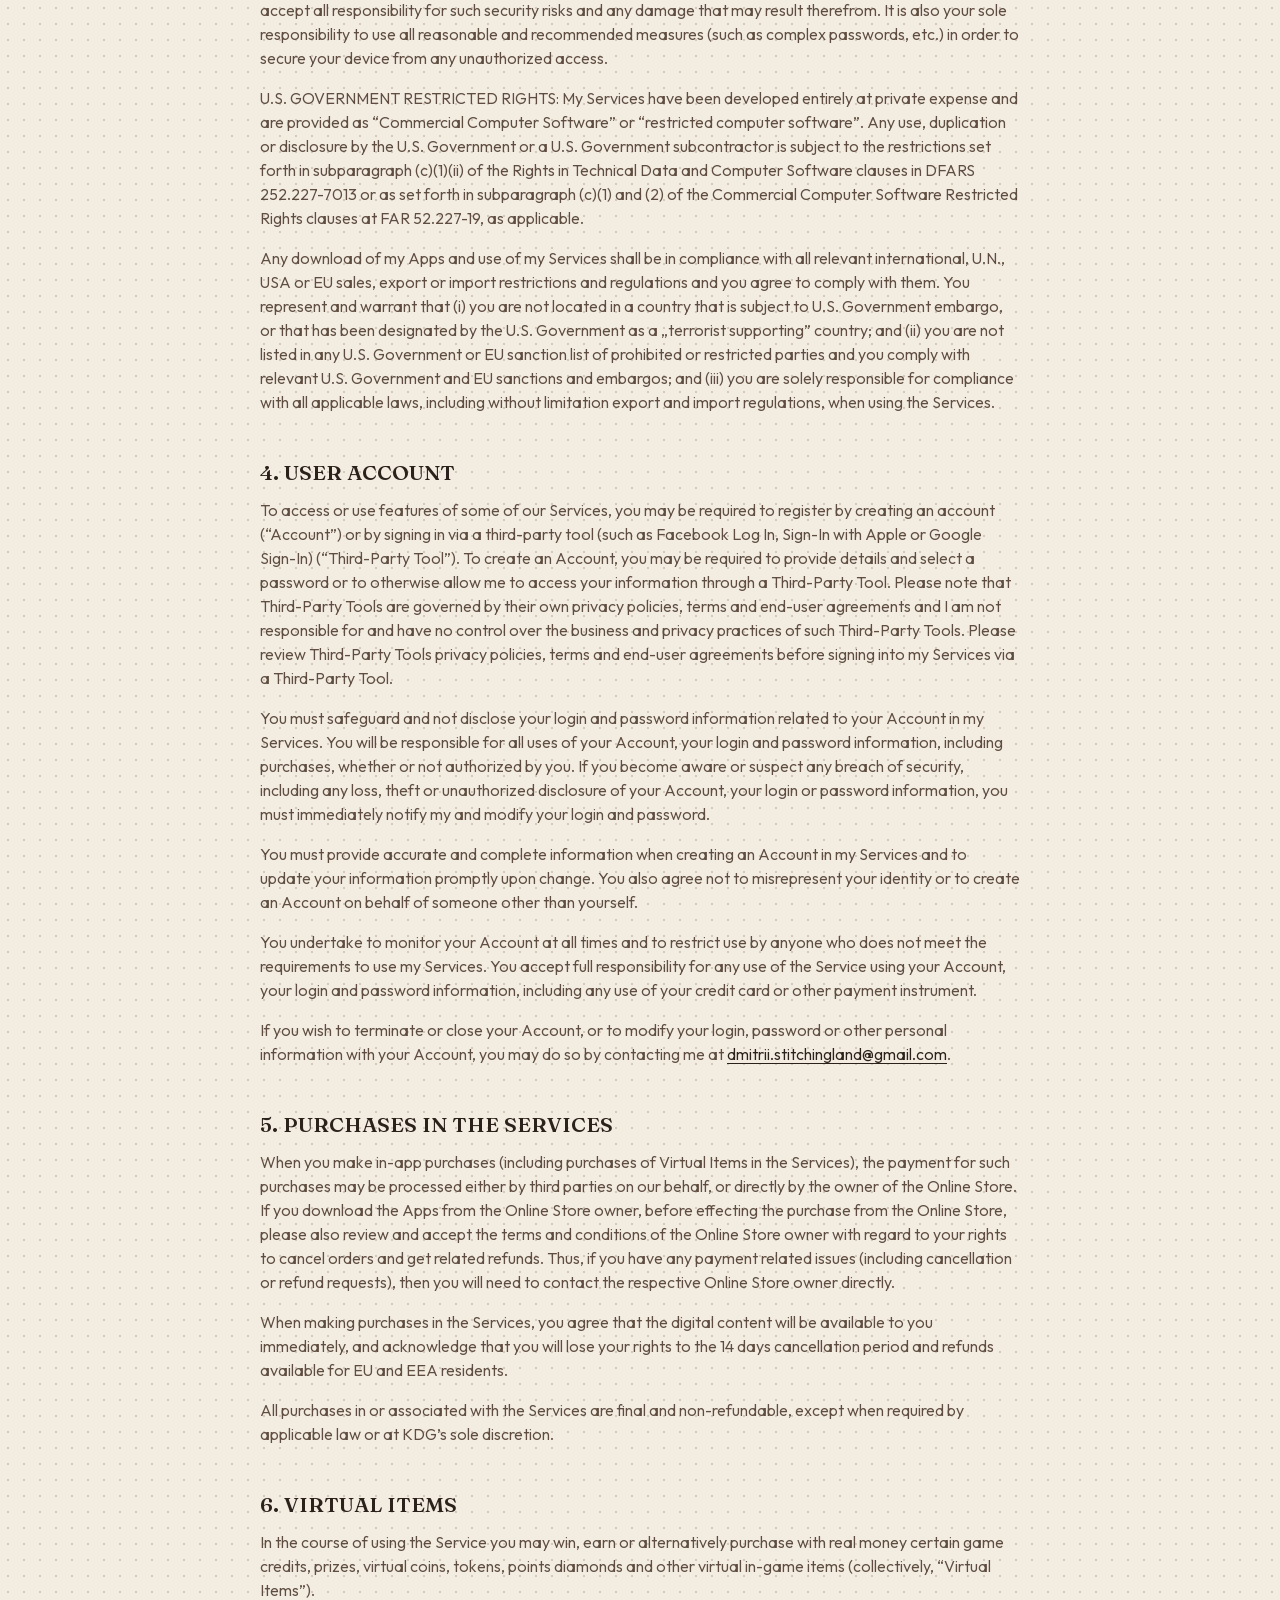
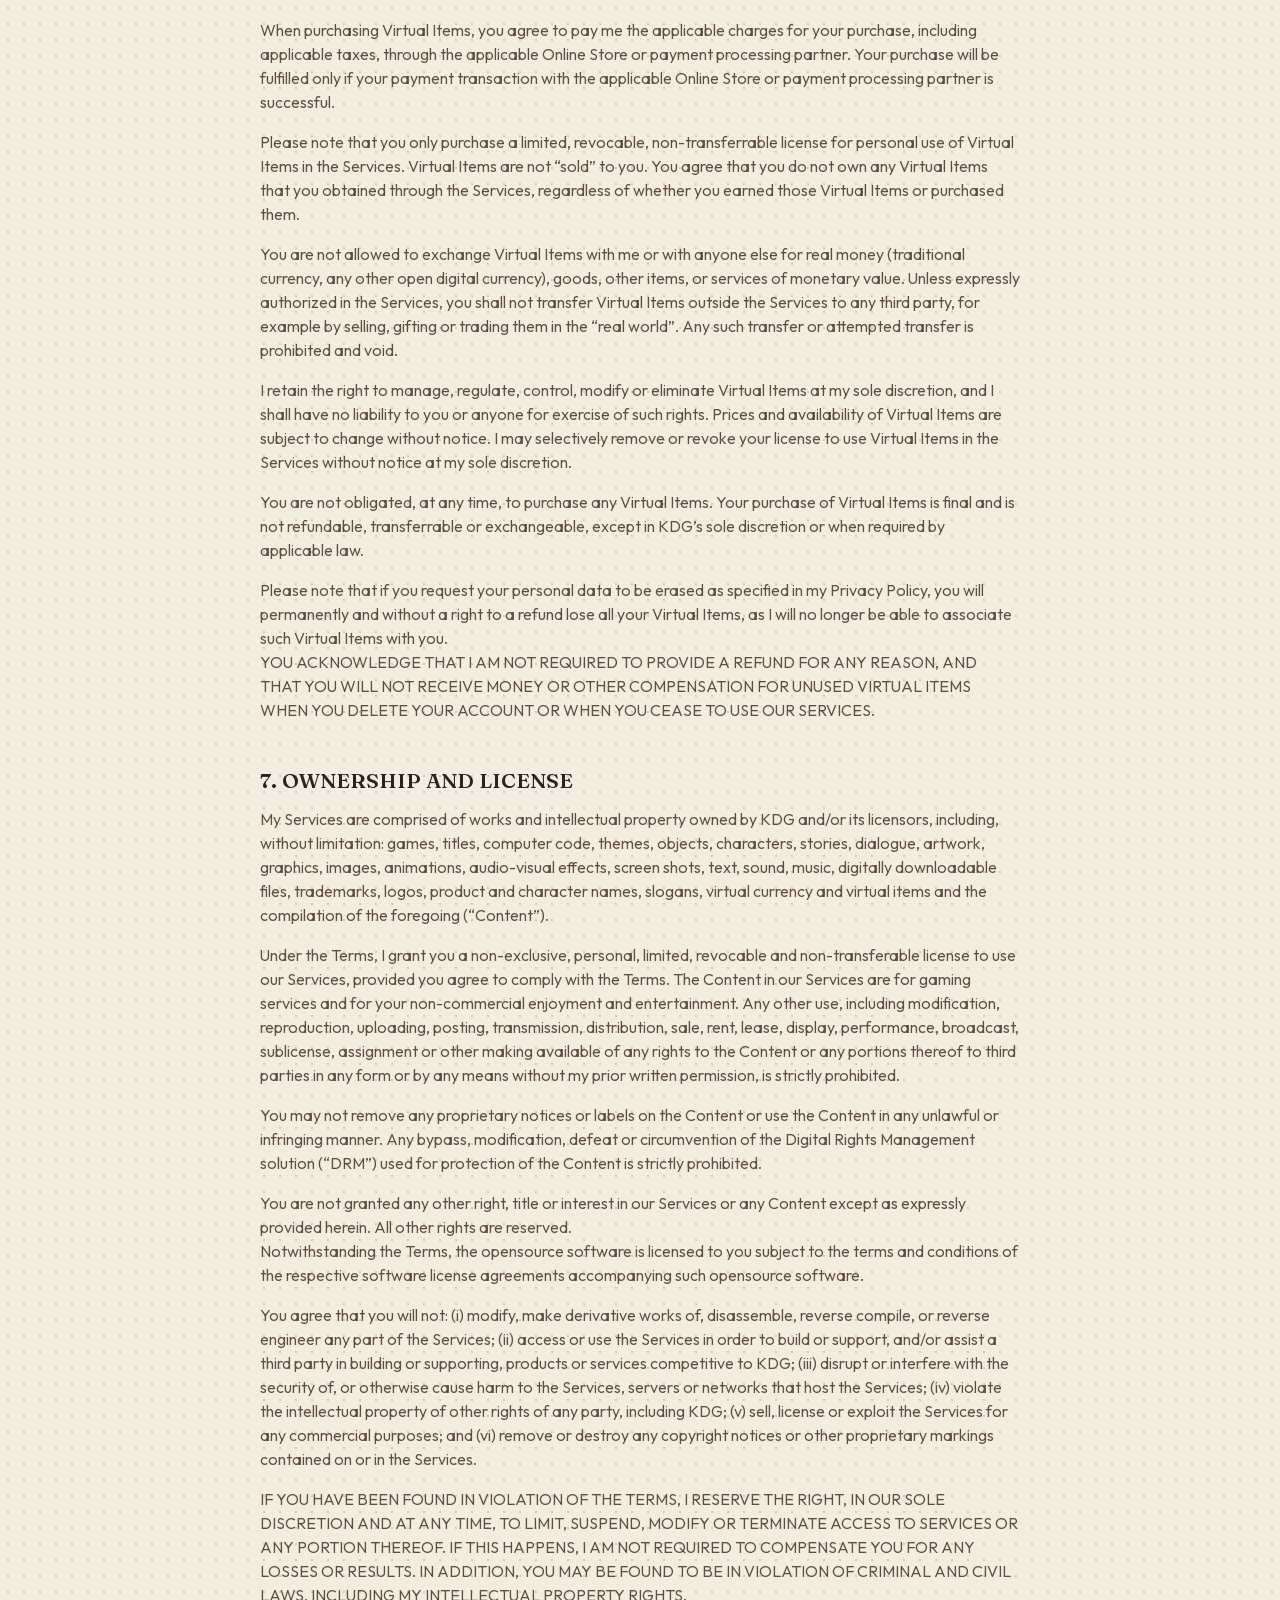
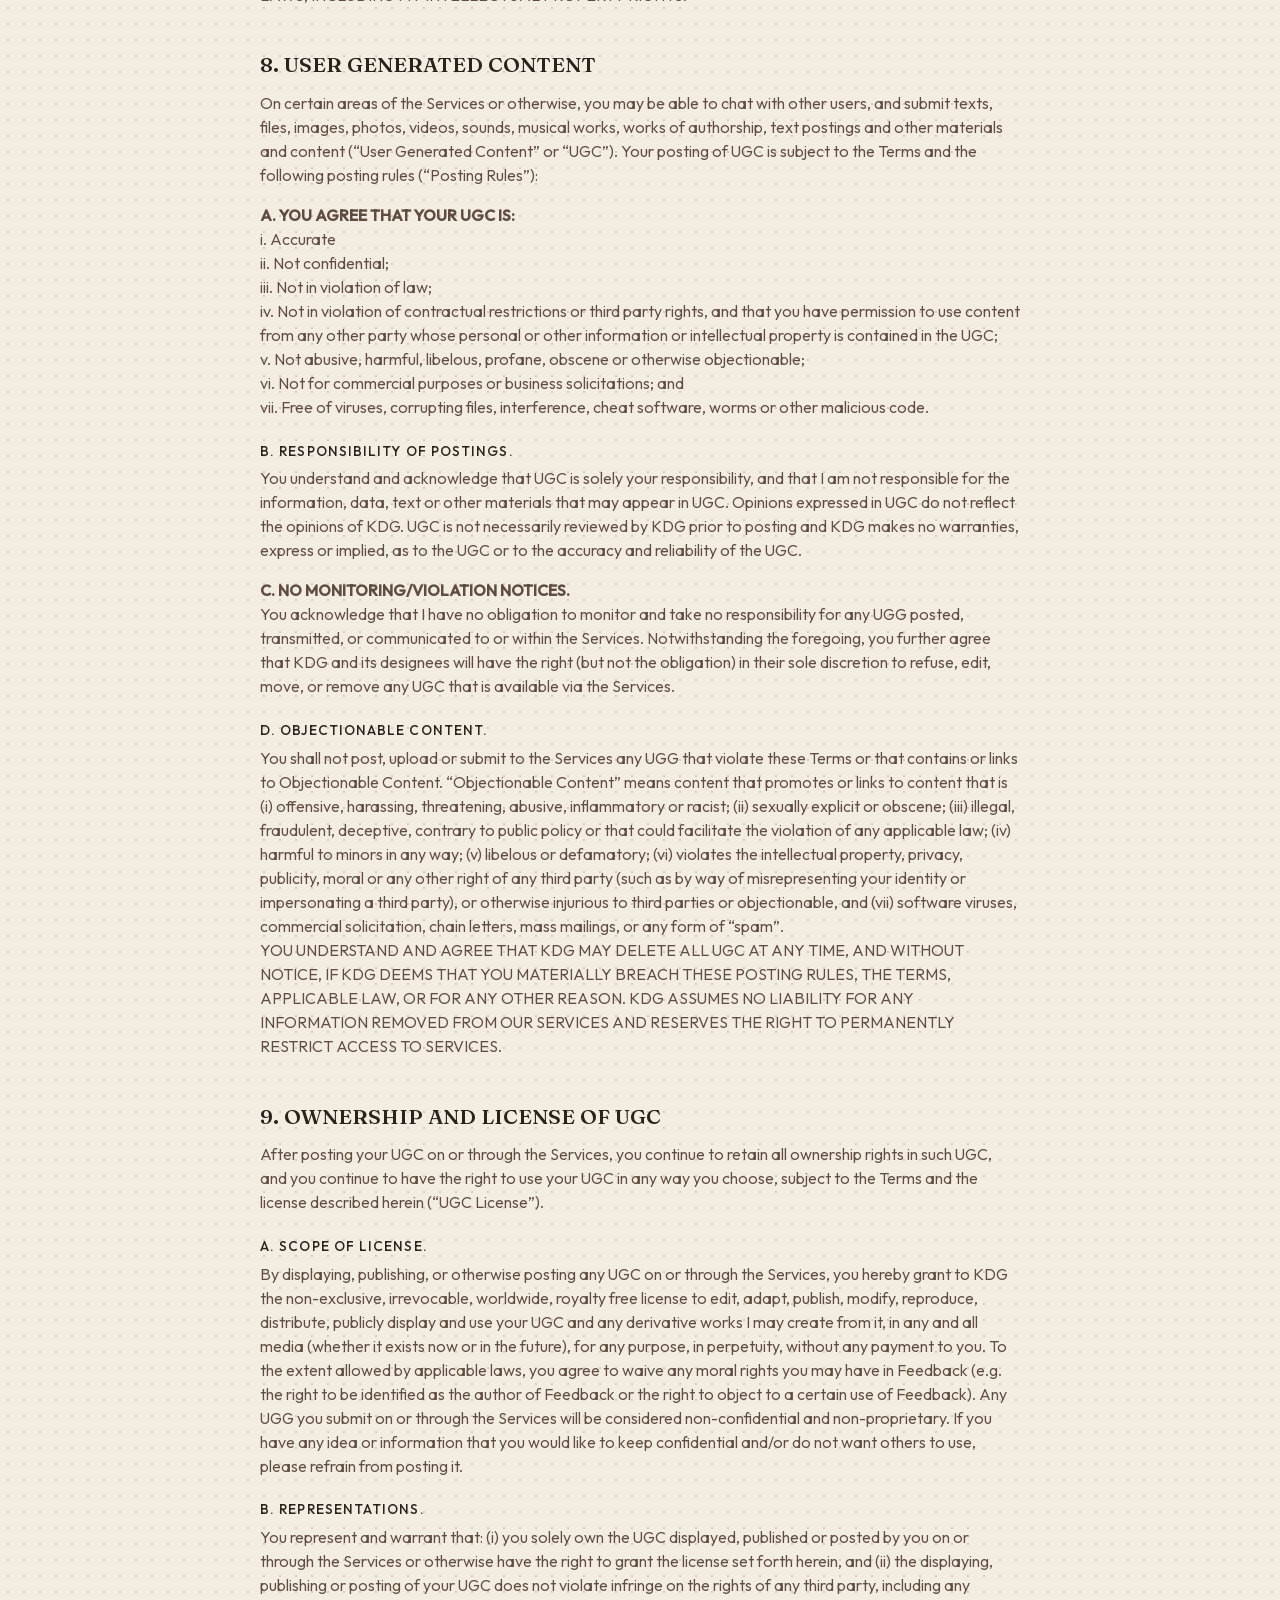
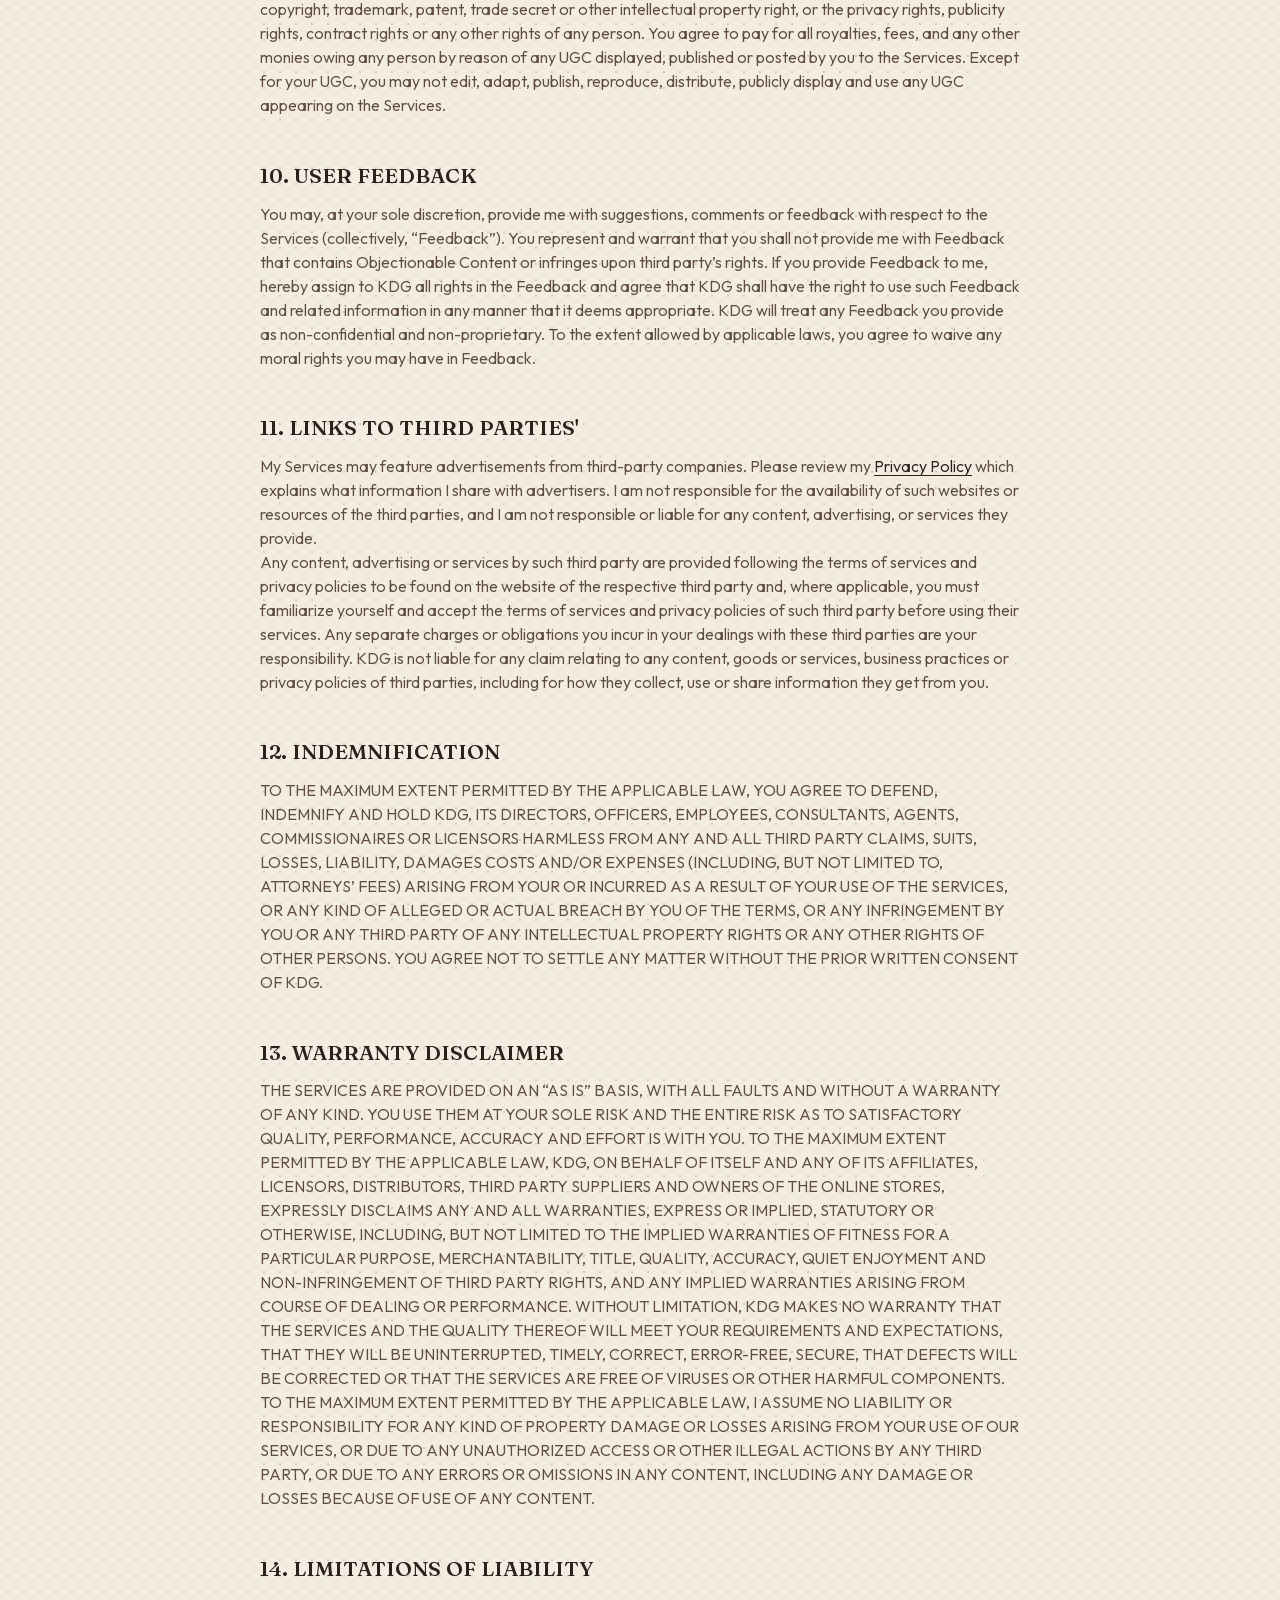
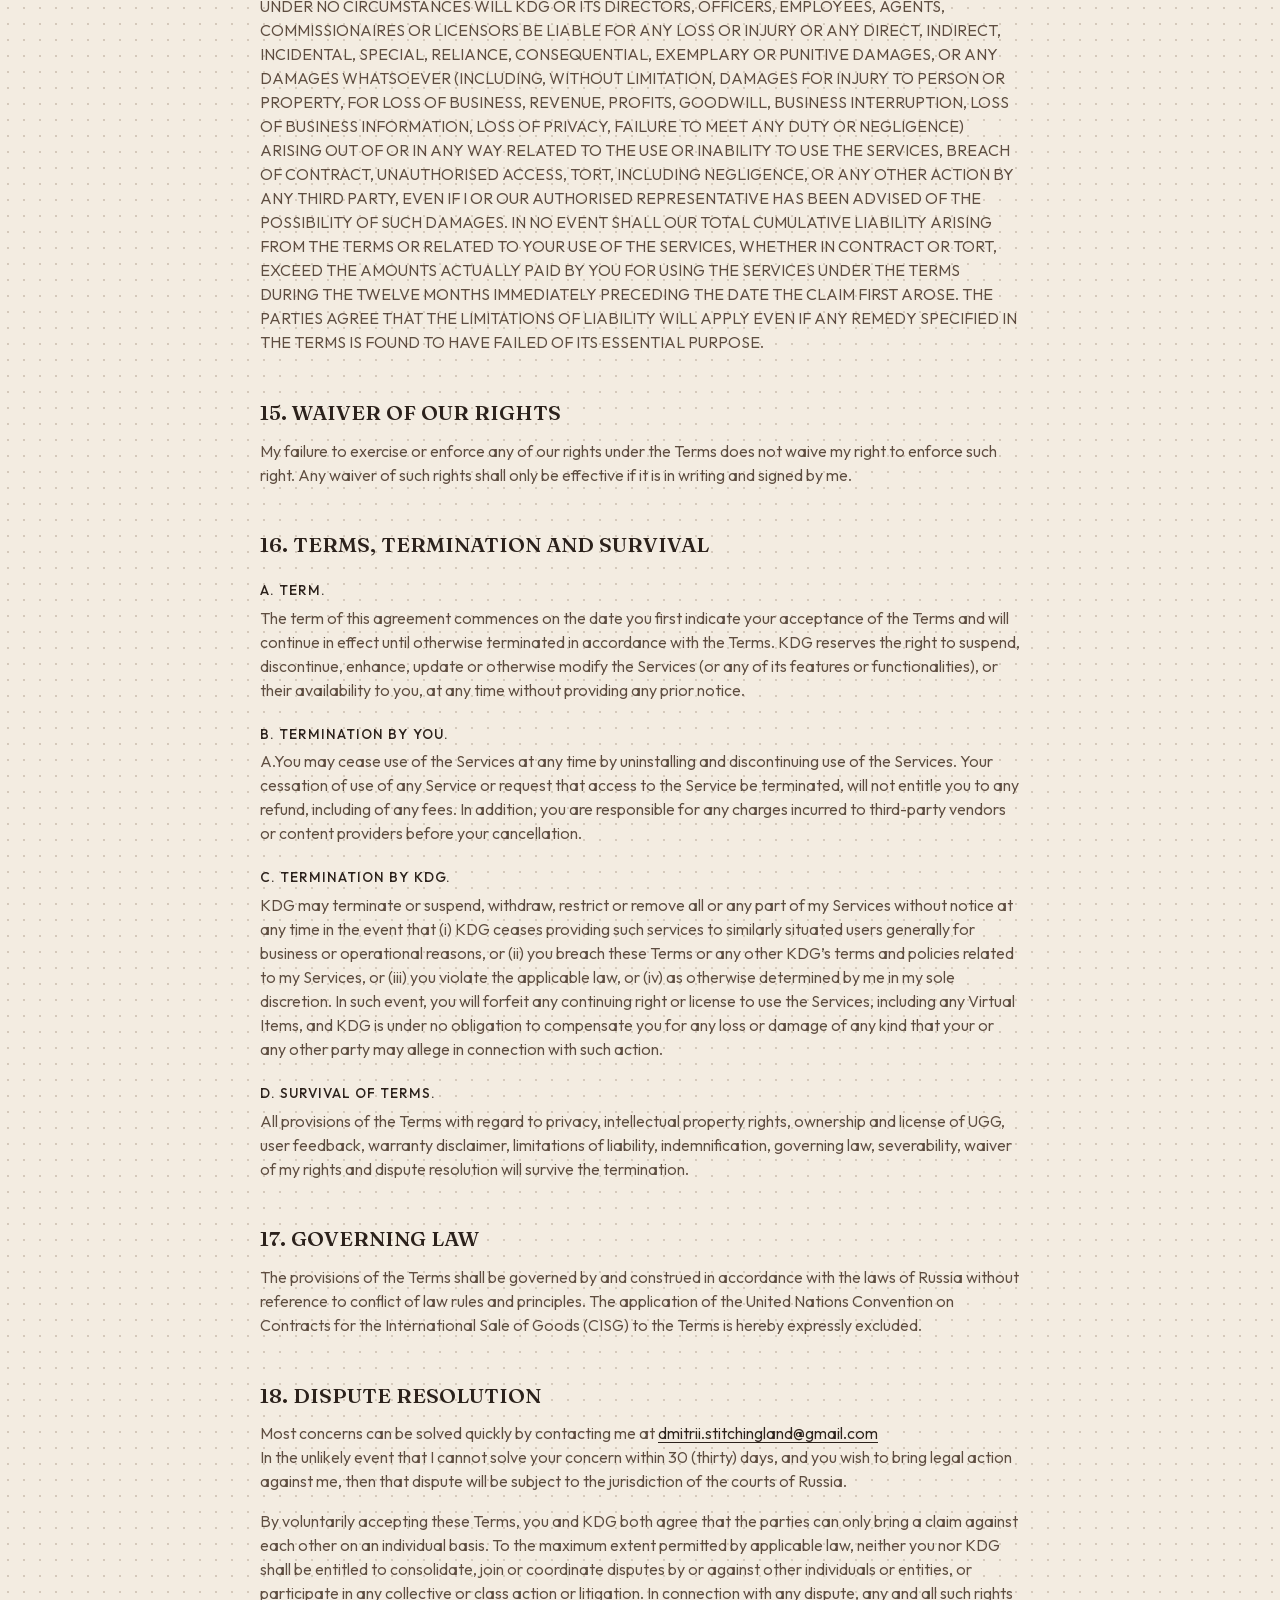
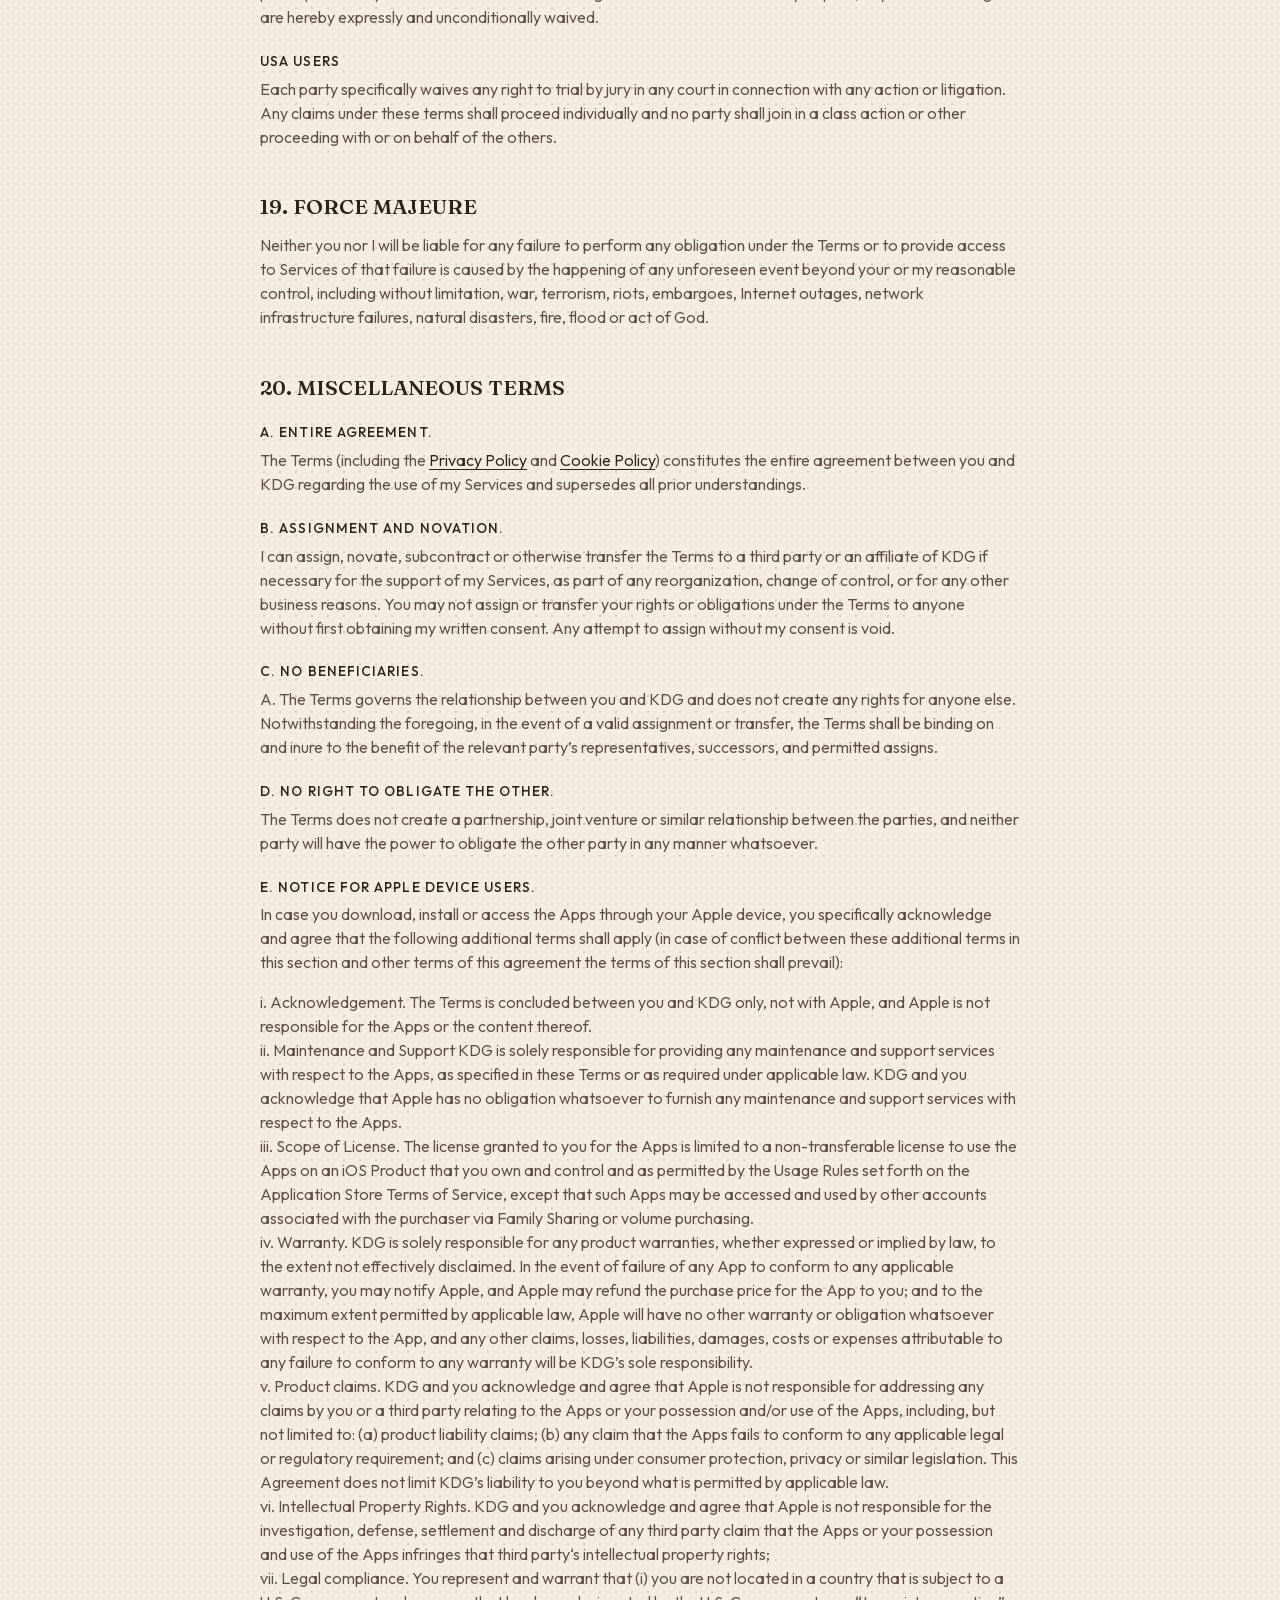
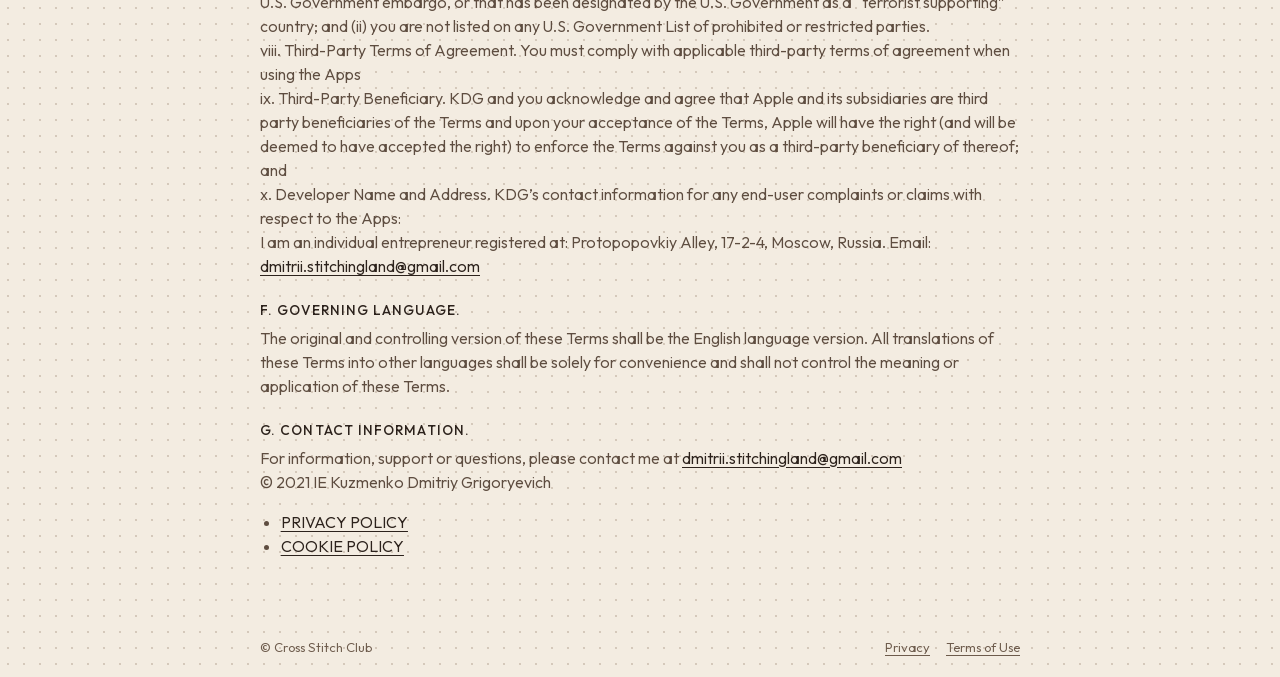
<file: terms.html>
<!DOCTYPE html>
<html lang="en">
  <head>
    <meta charset="utf-8" />
    <meta name="viewport" content="width=device-width, initial-scale=1" />
    <title>Terms of Use · Cross Stitch Club</title>
    <meta name="description" content="The terms that apply when you use Cross Stitch Club." />
    <meta name="theme-color" content="#f4eee4" />
    <link rel="icon" href="/assets/favicon.svg" type="image/svg+xml" />
    <link rel="stylesheet" href="/assets/fonts/fonts.css" />
    <link rel="stylesheet" href="/styles.css" />
    <link rel="canonical" href="https://cscgame.com/terms" />
  </head>
  <body>
    <main class="legal">
      <a class="brand" href="/">
        <span class="brand-x" aria-hidden="true">+</span>
        Cross Stitch Club
      </a>
      <h1>Terms of Use</h1>
      <p><strong>Last updated: 10 February 2022</strong><br /><strong></strong></p>
      <h2>1. ABOUT THESE TERMS OF USE</h2><p>These Terms of Use (“Terms”) is a legal agreement between you and IE Kuzmenko Dmitriy Grigoryevich (registration number 319784700238728, having registered office at Protopopovkiy Alley, 17-2-4, Moscow, Russia) (“KDG” “I” or “my”).</p>
      <p>By visiting https://cscgame.com/, https://geckobitegames.github.io/ and https://tigrico.github.io/ and any other site or online service that is owned or operated by me (each, a “Site” and collectively, the “Sites”), using mobile games published by me (each, an “App” and collectively, the “Apps”), playing games that can be played through third party platforms, e.g., via consoles, PCs and/or social media sites such as Facebook (“3rd Party Platform Games”) or otherwise access any of my other products, services or content (collectively, Sites, Apps and 3rd Party Platform Games are referred to as the “Services”), you agree to and accept the Terms, which I may update from time to time. Your use of my Services is also subject to my <a href="/privacy" rel="noopener noreferrer"><u>Privacy Policy</u></a> (which is a part of the Terms) and my <a href="https://tigrico.tilda.ws/cookies" rel="noopener noreferrer" rel="noopener"><u>Cookie Policy</u></a> (which is incorporated into the <a href="/privacy" rel="noopener noreferrer"><u>Privacy Policy</u></a>) which cover how I collect, use, share and store your personal data.</p>
      <p>By downloading, installing, using or otherwise accessing the Services, you agree to the Terms. If you do not agree to the Terms, please do not download, install, use or otherwise access the Services. Use of the Services is void where prohibited.</p>
      <p>My Apps download/purchase page may contain certain additional terms, conditions and requirements, which constitute a part of the Terms. In case you download/purchase the Apps through an online store such as Google Play Store, Apple App Store, etc. (“Online Store”), please, review the terms and conditions of the owner of that particular Online Store, which may provide for certain additional requirements applicable to the download of the Apps through that Online Store, its installation and use.</p>
      <p>You can find the latest updated version of the Terms at any time at our Site <a href="/terms" rel="noopener noreferrer">http://tigrico.tilda.ws/term</a></p>
      <p>The Services may contain specific rules, controls and guidelines, which can be found within the Services themselves and which are related to the use of the Services. Such rules, controls and guidelines form a part of the Terms and you agree that you will comply with them.</p>
      <h2>2. CHANGES AND SEVERABILITY</h2><p>I reserve the right, at my discretion, to change, modify, add or remove portions of the Terms at any time by posting the amended Terms. If there is a material change, I may also provide additional notice within the Services. Unless I state otherwise, the changes are effective immediately upon posting. Each time you access my Services, the current version of the Terms applies. If you continue to use the Services after the changes are posted, you agree that the changes apply to your continued use of the Services.</p>
      <p>If you do not agree with any amendment to the Terms, your only remedy is to cease use of my Services.</p>
      <p>If any portion of the Terms is deemed to be illegal or unenforceable, the remainder of the Terms shall be unaffected and shall continue to be fully valid, binding, and enforceable.</p>
      <h2>3. REQUIREMENTS TO USE</h2><p>By installing, accessing or using myServices you confirm that you are at least 16 years of age and have a full legal capacity to enter into this agreement. In case you are between 16 and 18 years of age, you hereby confirm, that your parent, or a legal guardian, or other representative under the applicable law has reviewed and agrees to the Terms and allows you to access and/or use my Services.</p>
      <p>I also reserve the right, in my sole discretion and at any time, to discontinue or modify our Services or any part thereof or remove or edit Content (as defined below), without prior notice either permanently or temporarily, at which point your right to use those Services or any part thereof will be automatically terminated or suspended.<br />The transmission of information over wireless and wired networks is not inherently secure. I use many tools to help to protect your personal data against unauthorized access or disclosure, however, I may not guarantee that your personal data or private communications will always remain private when using our Services. You accept all responsibility for such security risks and any damage that may result therefrom. It is also your sole responsibility to use all reasonable and recommended measures (such as complex passwords, etc.) in order to secure your device from any unauthorized access.</p>
      <p>U.S. GOVERNMENT RESTRICTED RIGHTS: My Services have been developed entirely at private expense and are provided as “Commercial Computer Software” or “restricted computer software”. Any use, duplication or disclosure by the U.S. Government or a U.S. Government subcontractor is subject to the restrictions set forth in subparagraph (c)(1)(ii) of the Rights in Technical Data and Computer Software clauses in DFARS 252.227-7013 or as set forth in subparagraph (c)(1) and (2) of the Commercial Computer Software Restricted Rights clauses at FAR 52.227-19, as applicable.</p>
      <p>Any download of my Apps and use of my Services shall be in compliance with all relevant international, U.N., USA or EU sales, export or import restrictions and regulations and you agree to comply with them. You represent and warrant that (i) you are not located in a country that is subject to U.S. Government embargo, or that has been designated by the U.S. Government as a „terrorist supporting” country; and (ii) you are not listed in any U.S. Government or EU sanction list of prohibited or restricted parties and you comply with relevant U.S. Government and EU sanctions and embargos; and (iii) you are solely responsible for compliance with all applicable laws, including without limitation export and import regulations, when using the Services.</p>
      <h2>4. USER ACCOUNT</h2><p>To access or use features of some of our Services, you may be required to register by creating an account (“Account”) or by signing in via a third-party tool (such as Facebook Log In, Sign-In with Apple or Google Sign-In) (“Third-Party Tool”). To create an Account, you may be required to provide details and select a password or to otherwise allow me to access your information through a Third-Party Tool. Please note that Third-Party Tools are governed by their own privacy policies, terms and end-user agreements and I am not responsible for and have no control over the business and privacy practices of such Third-Party Tools. Please review Third-Party Tools privacy policies, terms and end-user agreements before signing into my Services via a Third-Party Tool.</p>
      <p>You must safeguard and not disclose your login and password information related to your Account in my Services. You will be responsible for all uses of your Account, your login and password information, including purchases, whether or not authorized by you. If you become aware or suspect any breach of security, including any loss, theft or unauthorized disclosure of your Account, your login or password information, you must immediately notify my and modify your login and password.</p>
      <p>You must provide accurate and complete information when creating an Account in my Services and to update your information promptly upon change. You also agree not to misrepresent your identity or to create an Account on behalf of someone other than yourself.</p>
      <p>You undertake to monitor your Account at all times and to restrict use by anyone who does not meet the requirements to use my Services. You accept full responsibility for any use of the Service using your Account, your login and password information, including any use of your credit card or other payment instrument.</p>
      <p>If you wish to terminate or close your Account, or to modify your login, password or other personal information with your Account, you may do so by contacting me at <a href="mailto:dmitrii.stitchingland@gmail.com">dmitrii.stitchingland@gmail.com</a>.</p>
      <h2>5. PURCHASES IN THE SERVICES</h2><p>When you make in-app purchases (including purchases of Virtual Items in the Services), the payment for such purchases may be processed either by third parties on our behalf, or directly by the owner of the Online Store. If you download the Apps from the Online Store owner, before effecting the purchase from the Online Store, please also review and accept the terms and conditions of the Online Store owner with regard to your rights to cancel orders and get related refunds. Thus, if you have any payment related issues (including cancellation or refund requests), then you will need to contact the respective Online Store owner directly.</p>
      <p>When making purchases in the Services, you agree that the digital content will be available to you immediately, and acknowledge that you will lose your rights to the 14 days cancellation period and refunds available for EU and EEA residents.</p>
      <p>All purchases in or associated with the Services are final and non-refundable, except when required by applicable law or at KDG’s sole discretion.</p>
      <h2>6. VIRTUAL ITEMS</h2><p>In the course of using the Service you may win, earn or alternatively purchase with real money certain game credits, prizes, virtual coins, tokens, points diamonds and other virtual in-game items (collectively, “Virtual Items”).</p>
      <p>When purchasing Virtual Items, you agree to pay me the applicable charges for your purchase, including applicable taxes, through the applicable Online Store or payment processing partner. Your purchase will be fulfilled only if your payment transaction with the applicable Online Store or payment processing partner is successful.</p>
      <p>Please note that you only purchase a limited, revocable, non-transferrable license for personal use of Virtual Items in the Services. Virtual Items are not “sold” to you. You agree that you do not own any Virtual Items that you obtained through the Services, regardless of whether you earned those Virtual Items or purchased them.</p>
      <p>You are not allowed to exchange Virtual Items with me or with anyone else for real money (traditional currency, any other open digital currency), goods, other items, or services of monetary value. Unless expressly authorized in the Services, you shall not transfer Virtual Items outside the Services to any third party, for example by selling, gifting or trading them in the “real world”. Any such transfer or attempted transfer is prohibited and void.</p>
      <p>I retain the right to manage, regulate, control, modify or eliminate Virtual Items at my sole discretion, and I shall have no liability to you or anyone for exercise of such rights. Prices and availability of Virtual Items are subject to change without notice. I may selectively remove or revoke your license to use Virtual Items in the Services without notice at my sole discretion.</p>
      <p>You are not obligated, at any time, to purchase any Virtual Items. Your purchase of Virtual Items is final and is not refundable, transferrable or exchangeable, except in KDG’s sole discretion or when required by applicable law.</p>
      <p>Please note that if you request your personal data to be erased as specified in my Privacy Policy, you will permanently and without a right to a refund lose all your Virtual Items, as I will no longer be able to associate such Virtual Items with you.<br />YOU ACKNOWLEDGE THAT I AM NOT REQUIRED TO PROVIDE A REFUND FOR ANY REASON, AND THAT YOU WILL NOT RECEIVE MONEY OR OTHER COMPENSATION FOR UNUSED VIRTUAL ITEMS WHEN YOU DELETE YOUR ACCOUNT OR WHEN YOU CEASE TO USE OUR SERVICES.</p>
      <h2>7. OWNERSHIP AND LICENSE</h2><p>My Services are comprised of works and intellectual property owned by KDG and/or its licensors, including, without limitation: games, titles, computer code, themes, objects, characters, stories, dialogue, artwork, graphics, images, animations, audio-visual effects, screen shots, text, sound, music, digitally downloadable files, trademarks, logos, product and character names, slogans, virtual currency and virtual items and the compilation of the foregoing (“Content”).</p>
      <p>Under the Terms, I grant you a non-exclusive, personal, limited, revocable and non-transferable license to use our Services, provided you agree to comply with the Terms. The Content in our Services are for gaming services and for your non-commercial enjoyment and entertainment. Any other use, including modification, reproduction, uploading, posting, transmission, distribution, sale, rent, lease, display, performance, broadcast, sublicense, assignment or other making available of any rights to the Content or any portions thereof to third parties in any form or by any means without my prior written permission, is strictly prohibited.</p>
      <p>You may not remove any proprietary notices or labels on the Content or use the Content in any unlawful or infringing manner. Any bypass, modification, defeat or circumvention of the Digital Rights Management solution (“DRM”) used for protection of the Content is strictly prohibited.</p>
      <p>You are not granted any other right, title or interest in our Services or any Content except as expressly provided herein. All other rights are reserved.<br />Notwithstanding the Terms, the opensource software is licensed to you subject to the terms and conditions of the respective software license agreements accompanying such opensource software.</p>
      <p>You agree that you will not: (i) modify, make derivative works of, disassemble, reverse compile, or reverse engineer any part of the Services; (ii) access or use the Services in order to build or support, and/or assist a third party in building or supporting, products or services competitive to KDG; (iii) disrupt or interfere with the security of, or otherwise cause harm to the Services, servers or networks that host the Services; (iv) violate the intellectual property of other rights of any party, including KDG; (v) sell, license or exploit the Services for any commercial purposes; and (vi) remove or destroy any copyright notices or other proprietary markings contained on or in the Services.</p>
      <p>IF YOU HAVE BEEN FOUND IN VIOLATION OF THE TERMS, I RESERVE THE RIGHT, IN OUR SOLE DISCRETION AND AT ANY TIME, TO LIMIT, SUSPEND, MODIFY OR TERMINATE ACCESS TO SERVICES OR ANY PORTION THEREOF. IF THIS HAPPENS, I AM NOT REQUIRED TO COMPENSATE YOU FOR ANY LOSSES OR RESULTS. IN ADDITION, YOU MAY BE FOUND TO BE IN VIOLATION OF CRIMINAL AND CIVIL LAWS, INCLUDING MY INTELLECTUAL PROPERTY RIGHTS.</p>
      <h2>8. USER GENERATED CONTENT</h2><p>On certain areas of the Services or otherwise, you may be able to chat with other users, and submit texts, files, images, photos, videos, sounds, musical works, works of authorship, text postings and other materials and content (“User Generated Content” or “UGC”). Your posting of UGC is subject to the Terms and the following posting rules (“Posting Rules”):</p>
      <p><strong>A. YOU AGREE THAT YOUR UGC IS:</strong><br />i. Accurate<br />ii. Not confidential;<br />iii. Not in violation of law;<br />iv. Not in violation of contractual restrictions or third party rights, and that you have permission to use content from any other party whose personal or other information or intellectual property is contained in the UGC;<br />v. Not abusive, harmful, libelous, profane, obscene or otherwise objectionable;<br />vi. Not for commercial purposes or business solicitations; and<br />vii. Free of viruses, corrupting files, interference, cheat software, worms or other malicious code.</p>
      <h3>B. RESPONSIBILITY OF POSTINGS.</h3><p>You understand and acknowledge that UGC is solely your responsibility, and that I am not responsible for the information, data, text or other materials that may appear in UGC. Opinions expressed in UGC do not reflect the opinions of KDG. UGC is not necessarily reviewed by KDG prior to posting and KDG makes no warranties, express or implied, as to the UGC or to the accuracy and reliability of the UGC.</p>
      <p><strong>C. NO MONITORING/VIOLATION NOTICES.</strong><br />You acknowledge that I have no obligation to monitor and take no responsibility for any UGG posted, transmitted, or communicated to or within the Services. Notwithstanding the foregoing, you further agree that KDG and its designees will have the right (but not the obligation) in their sole discretion to refuse, edit, move, or remove any UGC that is available via the Services.</p>
      <h3>D. OBJECTIONABLE CONTENT.</h3><p>You shall not post, upload or submit to the Services any UGG that violate these Terms or that contains or links to Objectionable Content. “Objectionable Content” means content that promotes or links to content that is (i) offensive, harassing, threatening, abusive, inflammatory or racist; (ii) sexually explicit or obscene; (iii) illegal, fraudulent, deceptive, contrary to public policy or that could facilitate the violation of any applicable law; (iv) harmful to minors in any way; (v) libelous or defamatory; (vi) violates the intellectual property, privacy, publicity, moral or any other right of any third party (such as by way of misrepresenting your identity or impersonating a third party), or otherwise injurious to third parties or objectionable, and (vii) software viruses, commercial solicitation, chain letters, mass mailings, or any form of “spam”.<br />YOU UNDERSTAND AND AGREE THAT KDG MAY DELETE ALL UGC AT ANY TIME, AND WITHOUT NOTICE, IF KDG DEEMS THAT YOU MATERIALLY BREACH THESE POSTING RULES, THE TERMS, APPLICABLE LAW, OR FOR ANY OTHER REASON. KDG ASSUMES NO LIABILITY FOR ANY INFORMATION REMOVED FROM OUR SERVICES AND RESERVES THE RIGHT TO PERMANENTLY RESTRICT ACCESS TO SERVICES.</p>
      <h2>9. OWNERSHIP AND LICENSE OF UGC</h2><p>After posting your UGC on or through the Services, you continue to retain all ownership rights in such UGC, and you continue to have the right to use your UGC in any way you choose, subject to the Terms and the license described herein (“UGC License”).</p>
      <h3>A. SCOPE OF LICENSE.</h3><p>By displaying, publishing, or otherwise posting any UGC on or through the Services, you hereby grant to KDG the non-exclusive, irrevocable, worldwide, royalty free license to edit, adapt, publish, modify, reproduce, distribute, publicly display and use your UGC and any derivative works I may create from it, in any and all media (whether it exists now or in the future), for any purpose, in perpetuity, without any payment to you. To the extent allowed by applicable laws, you agree to waive any moral rights you may have in Feedback (e.g. the right to be identified as the author of Feedback or the right to object to a certain use of Feedback). Any UGG you submit on or through the Services will be considered non-confidential and non-proprietary. If you have any idea or information that you would like to keep confidential and/or do not want others to use, please refrain from posting it.</p>
      <h3>B. REPRESENTATIONS.</h3><p>You represent and warrant that: (i) you solely own the UGC displayed, published or posted by you on or through the Services or otherwise have the right to grant the license set forth herein, and (ii) the displaying, publishing or posting of your UGC does not violate infringe on the rights of any third party, including any copyright, trademark, patent, trade secret or other intellectual property right, or the privacy rights, publicity rights, contract rights or any other rights of any person. You agree to pay for all royalties, fees, and any other monies owing any person by reason of any UGC displayed, published or posted by you to the Services. Except for your UGC, you may not edit, adapt, publish, reproduce, distribute, publicly display and use any UGC appearing on the Services.</p>
      <h2>10. USER FEEDBACK</h2><p>You may, at your sole discretion, provide me with suggestions, comments or feedback with respect to the Services (collectively, “Feedback”). You represent and warrant that you shall not provide me with Feedback that contains Objectionable Content or infringes upon third party’s rights. If you provide Feedback to me, hereby assign to KDG all rights in the Feedback and agree that KDG shall have the right to use such Feedback and related information in any manner that it deems appropriate. KDG will treat any Feedback you provide as non-confidential and non-proprietary. To the extent allowed by applicable laws, you agree to waive any moral rights you may have in Feedback.</p>
      <h2>11. LINKS TO THIRD PARTIES'</h2><p>My Services may feature advertisements from third-party companies. Please review my <a href="/privacy" rel="noopener noreferrer"><u>Privacy Policy</u></a> which explains what information I share with advertisers. I am not responsible for the availability of such websites or resources of the third parties, and I am not responsible or liable for any content, advertising, or services they provide.<br />Any content, advertising or services by such third party are provided following the terms of services and privacy policies to be found on the website of the respective third party and, where applicable, you must familiarize yourself and accept the terms of services and privacy policies of such third party before using their services. Any separate charges or obligations you incur in your dealings with these third parties are your responsibility. KDG is not liable for any claim relating to any content, goods or services, business practices or privacy policies of third parties, including for how they collect, use or share information they get from you.</p>
      <h2>12. INDEMNIFICATION</h2><p>TO THE MAXIMUM EXTENT PERMITTED BY THE APPLICABLE LAW, YOU AGREE TO DEFEND, INDEMNIFY AND HOLD KDG, ITS DIRECTORS, OFFICERS, EMPLOYEES, CONSULTANTS, AGENTS, COMMISSIONAIRES OR LICENSORS HARMLESS FROM ANY AND ALL THIRD PARTY CLAIMS, SUITS, LOSSES, LIABILITY, DAMAGES COSTS AND/OR EXPENSES (INCLUDING, BUT NOT LIMITED TO, ATTORNEYS’ FEES) ARISING FROM YOUR OR INCURRED AS A RESULT OF YOUR USE OF THE SERVICES, OR ANY KIND OF ALLEGED OR ACTUAL BREACH BY YOU OF THE TERMS, OR ANY INFRINGEMENT BY YOU OR ANY THIRD PARTY OF ANY INTELLECTUAL PROPERTY RIGHTS OR ANY OTHER RIGHTS OF OTHER PERSONS. YOU AGREE NOT TO SETTLE ANY MATTER WITHOUT THE PRIOR WRITTEN CONSENT OF KDG.</p>
      <h2>13. WARRANTY DISCLAIMER</h2><p>THE SERVICES ARE PROVIDED ON AN “AS IS” BASIS, WITH ALL FAULTS AND WITHOUT A WARRANTY OF ANY KIND. YOU USE THEM AT YOUR SOLE RISK AND THE ENTIRE RISK AS TO SATISFACTORY QUALITY, PERFORMANCE, ACCURACY AND EFFORT IS WITH YOU. TO THE MAXIMUM EXTENT PERMITTED BY THE APPLICABLE LAW, KDG, ON BEHALF OF ITSELF AND ANY OF ITS AFFILIATES, LICENSORS, DISTRIBUTORS, THIRD PARTY SUPPLIERS AND OWNERS OF THE ONLINE STORES, EXPRESSLY DISCLAIMS ANY AND ALL WARRANTIES, EXPRESS OR IMPLIED, STATUTORY OR OTHERWISE, INCLUDING, BUT NOT LIMITED TO THE IMPLIED WARRANTIES OF FITNESS FOR A PARTICULAR PURPOSE, MERCHANTABILITY, TITLE, QUALITY, ACCURACY, QUIET ENJOYMENT AND NON-INFRINGEMENT OF THIRD PARTY RIGHTS, AND ANY IMPLIED WARRANTIES ARISING FROM COURSE OF DEALING OR PERFORMANCE. WITHOUT LIMITATION, KDG MAKES NO WARRANTY THAT THE SERVICES AND THE QUALITY THEREOF WILL MEET YOUR REQUIREMENTS AND EXPECTATIONS, THAT THEY WILL BE UNINTERRUPTED, TIMELY, CORRECT, ERROR-FREE, SECURE, THAT DEFECTS WILL BE CORRECTED OR THAT THE SERVICES ARE FREE OF VIRUSES OR OTHER HARMFUL COMPONENTS. TO THE MAXIMUM EXTENT PERMITTED BY THE APPLICABLE LAW, I ASSUME NO LIABILITY OR RESPONSIBILITY FOR ANY KIND OF PROPERTY DAMAGE OR LOSSES ARISING FROM YOUR USE OF OUR SERVICES, OR DUE TO ANY UNAUTHORIZED ACCESS OR OTHER ILLEGAL ACTIONS BY ANY THIRD PARTY, OR DUE TO ANY ERRORS OR OMISSIONS IN ANY CONTENT, INCLUDING ANY DAMAGE OR LOSSES BECAUSE OF USE OF ANY CONTENT.</p>
      <h2>14. LIMITATIONS OF LIABILITY</h2><p>UNDER NO CIRCUMSTANCES WILL KDG OR ITS DIRECTORS, OFFICERS, EMPLOYEES, AGENTS, COMMISSIONAIRES OR LICENSORS BE LIABLE FOR ANY LOSS OR INJURY OR ANY DIRECT, INDIRECT, INCIDENTAL, SPECIAL, RELIANCE, CONSEQUENTIAL, EXEMPLARY OR PUNITIVE DAMAGES, OR ANY DAMAGES WHATSOEVER (INCLUDING, WITHOUT LIMITATION, DAMAGES FOR INJURY TO PERSON OR PROPERTY, FOR LOSS OF BUSINESS, REVENUE, PROFITS, GOODWILL, BUSINESS INTERRUPTION, LOSS OF BUSINESS INFORMATION, LOSS OF PRIVACY, FAILURE TO MEET ANY DUTY OR NEGLIGENCE) ARISING OUT OF OR IN ANY WAY RELATED TO THE USE OR INABILITY TO USE THE SERVICES, BREACH OF CONTRACT, UNAUTHORISED ACCESS, TORT, INCLUDING NEGLIGENCE, OR ANY OTHER ACTION BY ANY THIRD PARTY, EVEN IF I OR OUR AUTHORISED REPRESENTATIVE HAS BEEN ADVISED OF THE POSSIBILITY OF SUCH DAMAGES. IN NO EVENT SHALL OUR TOTAL CUMULATIVE LIABILITY ARISING FROM THE TERMS OR RELATED TO YOUR USE OF THE SERVICES, WHETHER IN CONTRACT OR TORT, EXCEED THE AMOUNTS ACTUALLY PAID BY YOU FOR USING THE SERVICES UNDER THE TERMS DURING THE TWELVE MONTHS IMMEDIATELY PRECEDING THE DATE THE CLAIM FIRST AROSE. THE PARTIES AGREE THAT THE LIMITATIONS OF LIABILITY WILL APPLY EVEN IF ANY REMEDY SPECIFIED IN THE TERMS IS FOUND TO HAVE FAILED OF ITS ESSENTIAL PURPOSE.</p>
      <h2>15. WAIVER OF OUR RIGHTS</h2><p>My failure to exercise or enforce any of our rights under the Terms does not waive my right to enforce such right. Any waiver of such rights shall only be effective if it is in writing and signed by me.</p>
      <h2>16. TERMS, TERMINATION AND SURVIVAL</h2>
      <h3>A. TERM.</h3><p>The term of this agreement commences on the date you first indicate your acceptance of the Terms and will continue in effect until otherwise terminated in accordance with the Terms. KDG reserves the right to suspend, discontinue, enhance, update or otherwise modify the Services (or any of its features or functionalities), or their availability to you, at any time without providing any prior notice.</p>
      <h3>B. TERMINATION BY YOU.</h3><p>A.You may cease use of the Services at any time by uninstalling and discontinuing use of the Services. Your cessation of use of any Service or request that access to the Service be terminated, will not entitle you to any refund, including of any fees. In addition, you are responsible for any charges incurred to third-party vendors or content providers before your cancellation.</p>
      <h3>C. TERMINATION BY KDG.</h3><p>KDG may terminate or suspend, withdraw, restrict or remove all or any part of my Services without notice at any time in the event that (i) KDG ceases providing such services to similarly situated users generally for business or operational reasons, or (ii) you breach these Terms or any other KDG’s terms and policies related to my Services, or (iii) you violate the applicable law, or (iv) as otherwise determined by me in my sole discretion. In such event, you will forfeit any continuing right or license to use the Services, including any Virtual Items, and KDG is under no obligation to compensate you for any loss or damage of any kind that your or any other party may allege in connection with such action.</p>
      <h3>D. SURVIVAL OF TERMS.</h3><p>All provisions of the Terms with regard to privacy, intellectual property rights, ownership and license of UGG, user feedback, warranty disclaimer, limitations of liability, indemnification, governing law, severability, waiver of my rights and dispute resolution will survive the termination.</p>
      <h2>17. GOVERNING LAW</h2><p>The provisions of the Terms shall be governed by and construed in accordance with the laws of Russia without reference to conflict of law rules and principles. The application of the United Nations Convention on Contracts for the International Sale of Goods (CISG) to the Terms is hereby expressly excluded.</p>
      <h2>18. DISPUTE RESOLUTION</h2><p>Most concerns can be solved quickly by contacting me at <a href="mailto:dmitrii.stitchingland@gmail.com">dmitrii.stitchingland@gmail.com</a><br />In the unlikely event that I cannot solve your concern within 30 (thirty) days, and you wish to bring legal action against me, then that dispute will be subject to the jurisdiction of the courts of Russia.</p>
      <p>By voluntarily accepting these Terms, you and KDG both agree that the parties can only bring a claim against each other on an individual basis. To the maximum extent permitted by applicable law, neither you nor KDG shall be entitled to consolidate, join or coordinate disputes by or against other individuals or entities, or participate in any collective or class action or litigation. In connection with any dispute, any and all such rights are hereby expressly and unconditionally waived.</p>
      <h3>USA USERS</h3><p>Each party specifically waives any right to trial by jury in any court in connection with any action or litigation. Any claims under these terms shall proceed individually and no party shall join in a class action or other proceeding with or on behalf of the others.</p>
      <h2>19. FORCE MAJEURE</h2><p>Neither you nor I will be liable for any failure to perform any obligation under the Terms or to provide access to Services of that failure is caused by the happening of any unforeseen event beyond your or my reasonable control, including without limitation, war, terrorism, riots, embargoes, Internet outages, network infrastructure failures, natural disasters, fire, flood or act of God.</p>
      <h2>20. MISCELLANEOUS TERMS</h2>
      <h3>A. ENTIRE AGREEMENT.</h3><p>The Terms (including the <a href="/privacy" rel="noopener noreferrer"><u>Privacy Policy</u></a> and <a href="https://tigrico.tilda.ws/cookies" rel="noopener noreferrer" rel="noopener"><u>Cookie Policy</u></a>) constitutes the entire agreement between you and KDG regarding the use of my Services and supersedes all prior understandings.</p>
      <h3>B. ASSIGNMENT AND NOVATION.</h3><p>I can assign, novate, subcontract or otherwise transfer the Terms to a third party or an affiliate of KDG if necessary for the support of my Services, as part of any reorganization, change of control, or for any other business reasons. You may not assign or transfer your rights or obligations under the Terms to anyone without first obtaining my written consent. Any attempt to assign without my consent is void.</p>
      <h3>C. NO BENEFICIARIES.</h3><p>A. The Terms governs the relationship between you and KDG and does not create any rights for anyone else. Notwithstanding the foregoing, in the event of a valid assignment or transfer, the Terms shall be binding on and inure to the benefit of the relevant party’s representatives, successors, and permitted assigns.</p>
      <h3>D. NO RIGHT TO OBLIGATE THE OTHER.</h3><p>The Terms does not create a partnership, joint venture or similar relationship between the parties, and neither party will have the power to obligate the other party in any manner whatsoever.</p>
      <h3>E. NOTICE FOR APPLE DEVICE USERS.</h3><p>In case you download, install or access the Apps through your Apple device, you specifically acknowledge and agree that the following additional terms shall apply (in case of conflict between these additional terms in this section and other terms of this agreement the terms of this section shall prevail):</p>
      <p>i. Acknowledgement. The Terms is concluded between you and KDG only, not with Apple, and Apple is not responsible for the Apps or the content thereof.<br />ii. Maintenance and Support KDG is solely responsible for providing any maintenance and support services with respect to the Apps, as specified in these Terms or as required under applicable law. KDG and you acknowledge that Apple has no obligation whatsoever to furnish any maintenance and support services with respect to the Apps.<br />iii. Scope of License. The license granted to you for the Apps is limited to a non-transferable license to use the Apps on an iOS Product that you own and control and as permitted by the Usage Rules set forth on the Application Store Terms of Service, except that such Apps may be accessed and used by other accounts associated with the purchaser via Family Sharing or volume purchasing.<br />iv. Warranty. KDG is solely responsible for any product warranties, whether expressed or implied by law, to the extent not effectively disclaimed. In the event of failure of any App to conform to any applicable warranty, you may notify Apple, and Apple may refund the purchase price for the App to you; and to the maximum extent permitted by applicable law, Apple will have no other warranty or obligation whatsoever with respect to the App, and any other claims, losses, liabilities, damages, costs or expenses attributable to any failure to conform to any warranty will be KDG’s sole responsibility.<br />v. Product claims. KDG and you acknowledge and agree that Apple is not responsible for addressing any claims by you or a third party relating to the Apps or your possession and/or use of the Apps, including, but not limited to: (a) product liability claims; (b) any claim that the Apps fails to conform to any applicable legal or regulatory requirement; and (c) claims arising under consumer protection, privacy or similar legislation. This Agreement does not limit KDG’s liability to you beyond what is permitted by applicable law.<br />vi. Intellectual Property Rights. KDG and you acknowledge and agree that Apple is not responsible for the investigation, defense, settlement and discharge of any third party claim that the Apps or your possession and use of the Apps infringes that third party‘s intellectual property rights;<br />vii. Legal compliance. You represent and warrant that (i) you are not located in a country that is subject to a U.S. Government embargo, or that has been designated by the U.S. Government as a “terrorist supporting” country; and (ii) you are not listed on any U.S. Government List of prohibited or restricted parties.<br />viii. Third-Party Terms of Agreement. You must comply with applicable third-party terms of agreement when using the Apps<br />ix. Third-Party Beneficiary. KDG and you acknowledge and agree that Apple and its subsidiaries are third party beneficiaries of the Terms and upon your acceptance of the Terms, Apple will have the right (and will be deemed to have accepted the right) to enforce the Terms against you as a third-party beneficiary of thereof; and<br />x. Developer Name and Address. KDG’s contact information for any end-user complaints or claims with respect to the Apps:<br />I am an individual entrepreneur registered at: Protopopovkiy Alley, 17-2-4, Moscow, Russia. Email: <a href="mailto:dmitrii.stitchingland@gmail.com">dmitrii.stitchingland@gmail.com</a></p>
      <h3>F. GOVERNING LANGUAGE.</h3><p>The original and controlling version of these Terms shall be the English language version. All translations of these Terms into other languages shall be solely for convenience and shall not control the meaning or application of these Terms.</p>
      <h3>G. CONTACT INFORMATION.</h3><p>For information, support or questions, please contact me at <a href="mailto:dmitrii.stitchingland@gmail.com">dmitrii.stitchingland@gmail.com</a><br />© 2021 IE Kuzmenko Dmitriy Grigoryevich</p>
      <ul><li><a href="/privacy" rel="noopener noreferrer"><u>PRIVACY POLICY</u></a></li><li><a href="https://tigrico.tilda.ws/cookies" rel="noopener noreferrer" rel="noopener"><u>COOKIE POLICY</u></a></li></ul>
    </main>

    <footer>
      <p>© Cross Stitch Club</p>
      <nav aria-label="Legal">
        <a href="/privacy">Privacy</a>
        <a href="/terms">Terms of Use</a>
      </nav>
    </footer>
  </body>
</html>
</file>
<file: assets/fonts/fonts.css>
@font-face {
  font-family: "Fraunces";
  font-style: normal;
  font-weight: 520 600;
  font-display: swap;
  src: url("fraunces-latin.woff2") format("woff2");
  unicode-range: U+0000-00FF, U+0131, U+0152-0153, U+02BB-02BC, U+02C6, U+02DA, U+02DC, U+0304, U+0308, U+0329, U+2000-206F, U+20AC, U+2122, U+2191, U+2193, U+2212, U+2215, U+FEFF, U+FFFD;
}

@font-face {
  font-family: "Outfit";
  font-style: normal;
  font-weight: 300 500;
  font-display: swap;
  src: url("outfit-latin.woff2") format("woff2");
  unicode-range: U+0000-00FF, U+0131, U+0152-0153, U+02BB-02BC, U+02C6, U+02DA, U+02DC, U+0304, U+0308, U+0329, U+2000-206F, U+20AC, U+2122, U+2191, U+2193, U+2212, U+2215, U+FEFF, U+FFFD;
}
</file>
<file: styles.css>
:root {
  --linen: #f3ece1;
  --ink: #2c221c;
  --muted: #5e4d40;
  --faint: #6d5b4c;
  --coral: #e4562c;
  --leaf: #2c8a46;
  --navy: #243868;
  --gold: #d9a322;
  --shadow: 0 28px 50px rgba(92, 52, 24, 0.16);
  --serif: "Fraunces", "Iowan Old Style", Palatino, "Palatino Linotype", Georgia, serif;
  --sans: "Outfit", "Avenir Next", "Segoe UI", sans-serif;
}

* {
  box-sizing: border-box;
}

html {
  height: 100%;
}

body {
  min-height: 100%;
  margin: 0;
  display: flex;
  flex-direction: column;
  color: var(--ink);
  background-color: var(--linen);
  background-image: radial-gradient(rgba(92, 58, 32, 0.2) 0.9px, transparent 1px);
  background-size: 16px 16px;
  font-family: var(--sans);
  font-weight: 360;
  line-height: 1.5;
}

main,
footer {
  width: min(760px, calc(100% - 48px));
  margin-inline: auto;
}

.brand {
  display: flex;
  align-items: center;
  justify-content: center;
  gap: 0.55em;
  margin: 0 0 6px;
  font-family: var(--serif);
  font-size: 0.92rem;
  font-weight: 560;
  letter-spacing: 0.16em;
  text-transform: uppercase;
}

.brand-x {
  color: var(--coral);
  font-size: 1.25em;
  letter-spacing: 0;
  line-height: 1;
}

main {
  flex: 1;
  display: flex;
  flex-direction: column;
  align-items: center;
  justify-content: center;
  text-align: center;
  padding: 20px 0 4px;
}

.hoop {
  position: relative;
  margin: 0 0 18px;
  width: min(420px, 44vh, 76vw);
}

.hoop::before {
  content: "";
  position: absolute;
  inset: 10% 8% 6%;
  z-index: -1;
  border-radius: 50%;
  background:
    radial-gradient(circle at 50% 46%, rgba(228, 86, 44, 0.16), transparent 42%),
    radial-gradient(circle at 62% 58%, rgba(44, 138, 70, 0.12), transparent 46%);
  filter: blur(6px);
}

.hoop img {
  display: block;
  width: 100%;
  height: auto;
  filter: drop-shadow(0 22px 28px rgba(86, 48, 22, 0.18));
}

.kicker {
  margin: 0 0 8px;
  color: var(--muted);
  font-size: 0.78rem;
  font-weight: 500;
  letter-spacing: 0.18em;
  text-transform: uppercase;
}

h1 {
  margin: 0;
  font-family: var(--serif);
  font-size: clamp(2.8rem, 6.6vw, 4.6rem);
  font-weight: 560;
  font-optical-sizing: auto;
  letter-spacing: -0.035em;
  line-height: 0.92;
}

.lead {
  max-width: 36em;
  margin: 14px 0 0;
  color: var(--muted);
  font-size: 1.125rem;
  font-weight: 380;
  line-height: 1.55;
  text-wrap: pretty;
}

.stores {
  display: flex;
  align-items: center;
  justify-content: center;
  gap: 8px;
  margin-top: 22px;
}

.store {
  display: block;
  line-height: 0;
  border-radius: 8px;
  transition: transform 160ms ease, filter 160ms ease;
}

.store:hover {
  transform: translateY(-2px);
  filter: brightness(1.05);
}

.store:focus-visible {
  outline: 2px solid var(--coral);
  outline-offset: 4px;
}

.store img {
  display: block;
  width: auto;
}

.apple img {
  height: 46px;
}

.google img {
  height: 68px;
}

.facts {
  display: flex;
  flex-wrap: wrap;
  justify-content: center;
  gap: 0.35em 0;
  margin: 22px 0 0;
  padding: 0;
  list-style: none;
  color: var(--ink);
  font-size: 0.95rem;
  font-weight: 420;
}

.facts li {
  display: inline-flex;
  align-items: center;
}

.facts li + li::before {
  content: "+";
  margin: 0 0.72em;
  color: var(--coral);
  font-family: var(--serif);
  font-weight: 560;
  font-size: 1.05em;
  line-height: 1;
}

.facts li:nth-child(2)::before {
  color: var(--leaf);
}

.facts li:nth-child(3)::before {
  color: var(--navy);
}

.facts li:nth-child(4)::before {
  color: var(--gold);
}

.shots {
  width: 100%;
  margin-top: 64px;
  padding-bottom: 24px;
  text-align: center;
}

.shots h2 {
  margin: 0 0 28px;
  font-family: var(--serif);
  font-size: clamp(1.7rem, 3.2vw, 2.25rem);
  font-weight: 560;
  letter-spacing: -0.03em;
}

.carousel {
  --slide: clamp(230px, min(24vw, 36vh), 340px);
  position: relative;
}

.track {
  display: flex;
  gap: 14px;
  margin: 0;
  padding: 18px calc(50% - var(--slide) / 2) 34px;
  list-style: none;
  overflow-x: auto;
  scroll-snap-type: x mandatory;
  scrollbar-width: none;
  overscroll-behavior-x: contain;
  -webkit-mask-image: linear-gradient(90deg, transparent, #000 12%, #000 88%, transparent);
  mask-image: linear-gradient(90deg, transparent, #000 12%, #000 88%, transparent);
}

.track::-webkit-scrollbar {
  display: none;
}

.track:focus-visible {
  outline: none;
}

.track:focus-visible .slide.is-active {
  outline: 2px solid var(--coral);
  outline-offset: 6px;
}

.slide {
  flex: 0 0 var(--slide);
  scroll-snap-align: center;
  padding: 7px;
  border-radius: calc(var(--slide) * 0.15);
  background: #231c18;
  box-shadow:
    inset 0 0 0 1.5px #4a3d34,
    0 22px 40px rgba(70, 40, 18, 0.18);
  transform: scale(0.86);
  opacity: 0.5;
  cursor: pointer;
  transition:
    transform 420ms cubic-bezier(0.2, 0.7, 0.2, 1),
    opacity 420ms ease;
}

.slide.is-active {
  transform: scale(1);
  opacity: 1;
  cursor: default;
}

.slide img {
  display: block;
  width: 100%;
  height: auto;
  aspect-ratio: 607 / 1080;
  object-fit: cover;
  border-radius: calc(var(--slide) * 0.15 - 7px);
  pointer-events: none;
  user-select: none;
}

.nav {
  position: absolute;
  top: calc(50% - 8px);
  display: grid;
  place-items: center;
  width: 46px;
  height: 46px;
  padding: 0;
  border: 1px solid rgba(44, 34, 28, 0.14);
  border-radius: 50%;
  background: rgba(250, 246, 239, 0.92);
  color: var(--ink);
  box-shadow: 0 8px 20px rgba(70, 40, 18, 0.12);
  cursor: pointer;
  transform: translateY(-50%);
  transition: background 160ms ease, opacity 160ms ease, transform 160ms ease;
}

.nav svg {
  width: 20px;
  height: 20px;
  fill: none;
  stroke: currentColor;
  stroke-width: 2;
  stroke-linecap: round;
  stroke-linejoin: round;
}

.nav:hover:not(:disabled) {
  background: #fff;
  transform: translateY(-50%) scale(1.05);
}

.nav:focus-visible {
  outline: 2px solid var(--coral);
  outline-offset: 3px;
}

.nav:disabled {
  opacity: 0;
  pointer-events: none;
}

.prev {
  right: calc(50% + var(--slide) / 2 + 28px);
}

.next {
  left: calc(50% + var(--slide) / 2 + 28px);
}

.caption {
  min-height: 1.5em;
  margin: 0;
  font-family: var(--serif);
  font-size: 1.15rem;
  font-weight: 520;
  letter-spacing: -0.01em;
}

.dots {
  display: flex;
  justify-content: center;
  gap: 4px;
  margin-top: 14px;
}

.dot {
  width: 22px;
  height: 22px;
  padding: 0;
  border: 0;
  background: none;
  cursor: pointer;
}

.dot::before {
  content: "";
  display: block;
  width: 7px;
  height: 7px;
  margin: auto;
  border-radius: 50%;
  background: rgba(44, 34, 28, 0.22);
  transition: background 200ms ease, transform 200ms ease;
}

.dot[aria-current]::before {
  background: var(--coral);
  transform: scale(1.3);
}

.dot:focus-visible {
  outline: 2px solid var(--coral);
  outline-offset: 1px;
  border-radius: 50%;
}

footer {
  display: flex;
  align-items: center;
  justify-content: space-between;
  gap: 16px;
  padding: 16px 0 20px;
  color: var(--faint);
  font-size: 0.82rem;
}

footer p {
  margin: 0;
}

footer nav {
  display: flex;
  gap: 16px;
}

footer a {
  color: inherit;
  text-decoration-thickness: 1px;
  text-underline-offset: 3px;
}

footer a:hover {
  color: var(--ink);
}

.legal {
  display: block;
  text-align: left;
  padding: 40px 0 48px;
  overflow-wrap: anywhere;
}

.legal .brand {
  justify-content: flex-start;
  color: inherit;
  text-decoration: none;
}

.legal h1 {
  margin: 28px 0 24px;
  font-size: clamp(2.2rem, 6vw, 3.2rem);
}

.legal h2 {
  margin: 2.2em 0 0.6em;
  font-family: var(--serif);
  font-size: 1.3rem;
  font-weight: 560;
  line-height: 1.25;
}

.legal h3 {
  margin: 1.6em 0 0.4em;
  font-size: 0.85rem;
  font-weight: 560;
  letter-spacing: 0.08em;
}

.legal p,
.legal li {
  color: var(--muted);
}

.legal p {
  margin: 0 0 1em;
}

.legal ul,
.legal ol {
  margin: 0 0 1em;
  padding-left: 1.3em;
}

.legal a {
  color: var(--ink);
  text-underline-offset: 3px;
}

@media (max-height: 820px) {
  .hoop {
    width: min(340px, 38vh, 70vw);
    margin-bottom: 10px;
  }

  h1 {
    font-size: clamp(2.35rem, 5vw, 3.5rem);
  }

  .lead {
    margin-top: 10px;
    font-size: 1.02rem;
  }

  .stores {
    margin-top: 16px;
  }

  .facts {
    margin-top: 14px;
  }

  main {
    padding-top: 12px;
  }

  footer {
    padding: 8px 0 14px;
  }
}

@media (max-width: 560px) {
  main,
  footer {
    width: min(760px, calc(100% - 32px));
  }

  .hoop {
    width: min(340px, 62vw);
    margin-bottom: 16px;
  }

  .lead {
    font-size: 1.02rem;
  }

  footer {
    flex-direction: column;
    padding-bottom: 22px;
  }

  .apple img {
    height: 42px;
  }

  .google img {
    height: 62px;
  }

  .facts {
    display: grid;
    grid-template-columns: max-content max-content;
    column-gap: 1.35rem;
    row-gap: 0.35rem;
  }

  .facts li::before,
  .facts li + li::before {
    content: "+";
    margin: 0 0.42em 0 0;
    font-family: var(--serif);
    font-weight: 560;
  }

  .facts li:nth-child(1)::before {
    color: var(--coral);
  }

  .facts li:nth-child(2)::before {
    color: var(--leaf);
  }

  .facts li:nth-child(3)::before {
    color: var(--navy);
  }

  .facts li:nth-child(4)::before {
    color: var(--gold);
  }

  .shots {
    margin-top: 48px;
  }

  .shots h2 {
    margin-bottom: 18px;
  }

  .carousel {
    --slide: min(68vw, 290px);
  }

  .track {
    gap: 6px;
    -webkit-mask-image: none;
    mask-image: none;
  }

  .slide {
    padding: 6px;
    transform: scale(0.88);
  }

  .slide img {
    border-radius: calc(var(--slide) * 0.15 - 6px);
  }

  .nav {
    display: none;
  }
}

@media (prefers-reduced-motion: reduce) {
  .store {
    transition: none;
  }

  .slide,
  .nav,
  .dot::before {
    transition: none;
  }
}
</file>
